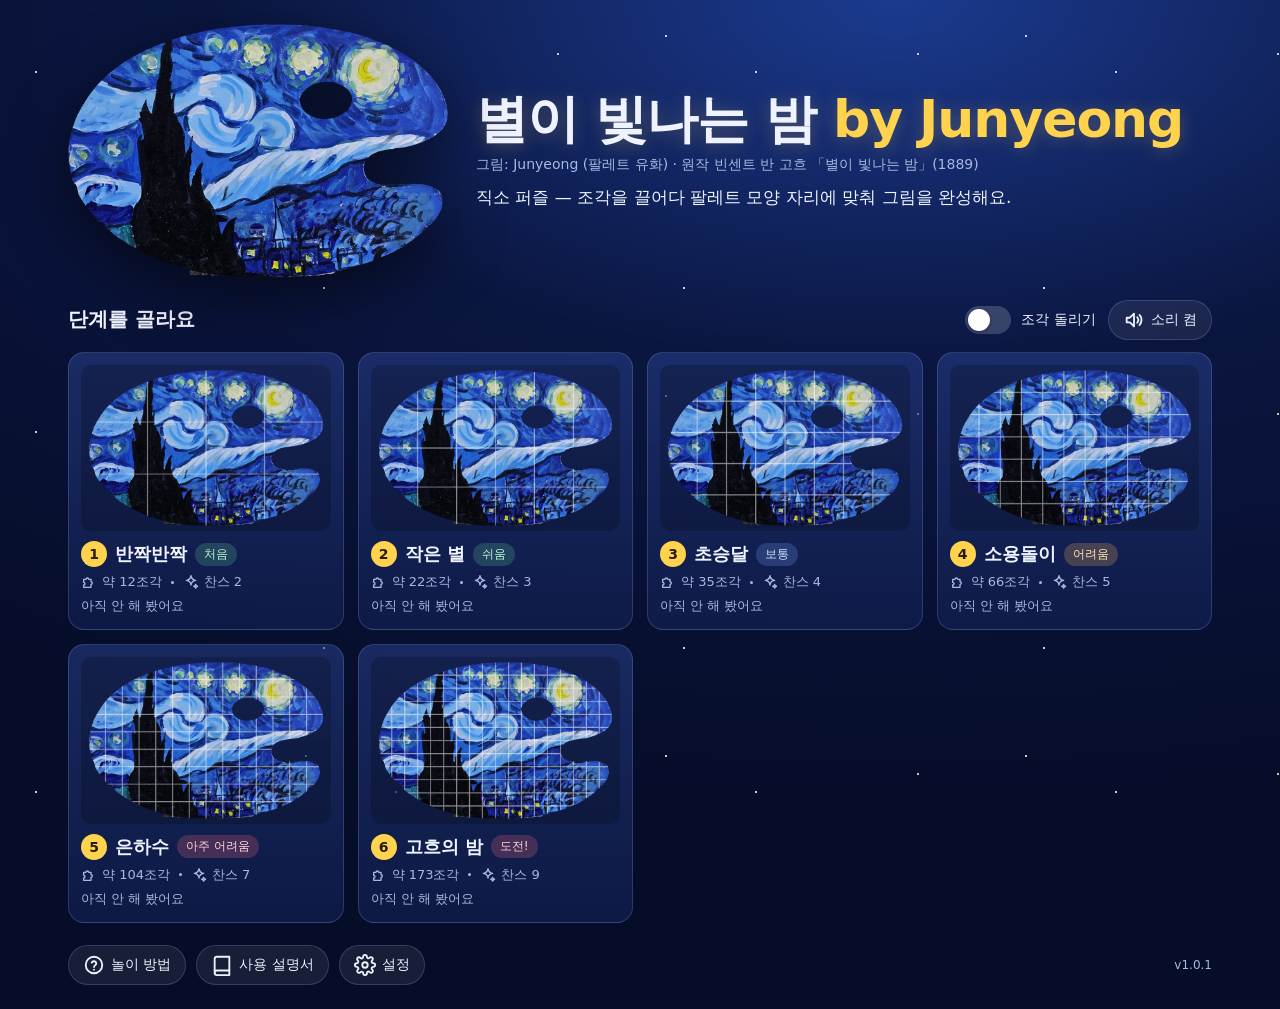
<file: index.html>
<!doctype html>
<html lang="ko">
<head>
  <meta charset="utf-8">
  <meta name="viewport" content="width=device-width, initial-scale=1, viewport-fit=cover">
  <meta name="theme-color" content="#0b1640">
  <meta name="color-scheme" content="dark">
  <meta name="description" content="Junyeong 이 팔레트에 그린 「별이 빛나는 밤」으로 만든 직소 퍼즐 게임 — 6단계 난이도, 찬스, 완성 축하.">
  <meta name="apple-mobile-web-app-capable" content="yes">
  <meta name="mobile-web-app-capable" content="yes">
  <meta name="apple-mobile-web-app-status-bar-style" content="black-translucent">
  <meta name="apple-mobile-web-app-title" content="별밤 퍼즐">
  <meta name="format-detection" content="telephone=no">
  <title>별이 빛나는 밤 by Junyeong</title>
  <!-- PWA 매니페스트는 웹 주소로 열었을 때만(file:// 에서는 브라우저가 막아 오류만 남김) -->
  <script data-pwa>if (/^https?:$/.test(location.protocol)) { var l = document.createElement('link'); l.rel = 'manifest'; l.href = 'manifest.webmanifest'; document.head.appendChild(l); }</script>
  <link rel="icon" type="image/png" sizes="192x192" href="assets/icon-192.png">
  <link rel="apple-touch-icon" href="assets/apple-touch-icon.png">
  <link rel="stylesheet" href="css/style.css">
</head>
<body>
  <!-- 아이콘 묶음: 모든 OS 에서 똑같이 보이도록 이모지 대신 SVG -->
  <svg width="0" height="0" style="position:absolute" aria-hidden="true">
    <defs>
      <symbol id="i-home" viewBox="0 0 24 24"><path d="M3 11.5 12 4l9 7.5"/><path d="M5.5 10v9.5h5v-5h3v5h5V10"/></symbol>
      <symbol id="i-close" viewBox="0 0 24 24"><path d="M6 6l12 12M18 6 6 18"/></symbol>
      <symbol id="i-image" viewBox="0 0 24 24"><rect x="3" y="4.5" width="18" height="15" rx="2.5"/><circle cx="9" cy="10" r="1.8"/><path d="m4 18 5.5-5 4 3.5 2.5-2 4 3.5"/></symbol>
      <symbol id="i-ghost" viewBox="0 0 24 24"><rect x="3.5" y="3.5" width="12" height="12" rx="2"/><rect x="8.5" y="8.5" width="12" height="12" rx="2" stroke-dasharray="2.5 2.5"/></symbol>
      <symbol id="i-tidy" viewBox="0 0 24 24"><rect x="3.5" y="3.5" width="7" height="7" rx="1.5"/><rect x="13.5" y="3.5" width="7" height="7" rx="1.5"/><rect x="3.5" y="13.5" width="7" height="7" rx="1.5"/><rect x="13.5" y="13.5" width="7" height="7" rx="1.5"/></symbol>
      <symbol id="i-fit" viewBox="0 0 24 24"><path d="M4 9V4h5M20 9V4h-5M4 15v5h5M20 15v5h-5"/><circle cx="12" cy="12" r="2.5"/></symbol>
      <symbol id="i-spark" viewBox="0 0 24 24"><path d="M12 2.5c.6 4.6 2.4 6.4 7 7-4.6.6-6.4 2.4-7 7-.6-4.6-2.4-6.4-7-7 4.6-.6 6.4-2.4 7-7Z"/><path d="M19 15.5c.25 1.9 1 2.65 2.9 2.9-1.9.25-2.65 1-2.9 2.9-.25-1.9-1-2.65-2.9-2.9 1.9-.25 2.65-1 2.9-2.9Z"/></symbol>
      <symbol id="i-sound" viewBox="0 0 24 24"><path d="M4 9.5v5h3.5L12 19V5L7.5 9.5Z"/><path d="M15.5 9a4.5 4.5 0 0 1 0 6M18 6.5a8 8 0 0 1 0 11"/></symbol>
      <symbol id="i-mute" viewBox="0 0 24 24"><path d="M4 9.5v5h3.5L12 19V5L7.5 9.5Z"/><path d="m16 9.5 5 5M21 9.5l-5 5"/></symbol>
      <symbol id="i-full" viewBox="0 0 24 24"><path d="M4 9V4h5M15 4h5v5M20 15v5h-5M9 20H4v-5"/></symbol>
      <symbol id="i-full-exit" viewBox="0 0 24 24"><path d="M9 4v5H4M20 9h-5V4M15 20v-5h5M4 15h5v5"/></symbol>
      <symbol id="i-help" viewBox="0 0 24 24"><circle cx="12" cy="12" r="9"/><path d="M9.5 9.5a2.6 2.6 0 0 1 5 .9c0 1.8-2.5 2.2-2.5 3.8"/><path d="M12 17.2v.1"/></symbol>
      <symbol id="i-star" viewBox="0 0 24 24"><path d="m12 3 2.7 5.6 6.1.8-4.5 4.2 1.1 6.1L12 16.8l-5.4 2.9 1.1-6.1-4.5-4.2 6.1-.8Z"/></symbol>
      <symbol id="i-gift" viewBox="0 0 24 24"><rect x="3.5" y="8.5" width="17" height="4" rx="1"/><path d="M5 12.5v8h14v-8M12 8.5v12M12 8.5C10 4 6.5 4.5 7 7c.3 1.4 2.8 1.5 5 1.5ZM12 8.5c2-4.5 5.5-4 5-1.5-.3 1.4-2.8 1.5-5 1.5Z"/></symbol>
      <symbol id="i-info" viewBox="0 0 24 24"><circle cx="12" cy="12" r="9"/><path d="M12 11v6M12 7.5v.1"/></symbol>
      <symbol id="i-gear" viewBox="0 0 24 24"><circle cx="12" cy="12" r="3"/><path d="M19.4 15a1.7 1.7 0 0 0 .3 1.8l.1.1a2 2 0 1 1-2.8 2.8l-.1-.1a1.7 1.7 0 0 0-1.8-.3 1.7 1.7 0 0 0-1 1.5V21a2 2 0 1 1-4 0v-.1a1.7 1.7 0 0 0-1.1-1.5 1.7 1.7 0 0 0-1.8.3l-.1.1a2 2 0 1 1-2.8-2.8l.1-.1a1.7 1.7 0 0 0 .3-1.8 1.7 1.7 0 0 0-1.5-1H3a2 2 0 1 1 0-4h.1a1.7 1.7 0 0 0 1.5-1.1 1.7 1.7 0 0 0-.3-1.8l-.1-.1a2 2 0 1 1 2.8-2.8l.1.1a1.7 1.7 0 0 0 1.8.3H9a1.7 1.7 0 0 0 1-1.5V3a2 2 0 1 1 4 0v.1a1.7 1.7 0 0 0 1 1.5 1.7 1.7 0 0 0 1.8-.3l.1-.1a2 2 0 1 1 2.8 2.8l-.1.1a1.7 1.7 0 0 0-.3 1.8V9a1.7 1.7 0 0 0 1.5 1H21a2 2 0 1 1 0 4h-.1a1.7 1.7 0 0 0-1.5 1Z"/></symbol>
      <symbol id="i-play" viewBox="0 0 24 24"><path d="M8 5.5v13l10.5-6.5Z"/></symbol>
      <symbol id="i-restart" viewBox="0 0 24 24"><path d="M4 12a8 8 0 1 0 2.4-5.7"/><path d="M4 4.5v4.5h4.5"/></symbol>
      <symbol id="i-next" viewBox="0 0 24 24"><path d="M5 12h13M13 6.5l5.5 5.5-5.5 5.5"/></symbol>
      <symbol id="i-download" viewBox="0 0 24 24"><path d="M12 4v11M7 10.5l5 5 5-5M5 19.5h14"/></symbol>
      <symbol id="i-rotate" viewBox="0 0 24 24"><path d="M20 12a8 8 0 1 1-2.4-5.7"/><path d="M20 4.5v4.5h-4.5"/><rect x="9" y="9" width="6" height="6" rx="1"/></symbol>
      <symbol id="i-clock" viewBox="0 0 24 24"><circle cx="12" cy="12" r="8.5"/><path d="M12 7.5V12l3 2"/></symbol>
      <symbol id="i-puzzle" viewBox="0 0 24 24"><path d="M4 8h3.5a2 2 0 1 1 4 0H15v3.5a2 2 0 1 1 0 4V20H4v-3.5a2 2 0 1 0 0-4Z"/></symbol>
      <symbol id="i-book" viewBox="0 0 24 24"><path d="M4 5.5A2.5 2.5 0 0 1 6.5 3H20v15H6.5A2.5 2.5 0 0 0 4 20.5Z"/><path d="M4 20.5A2.5 2.5 0 0 0 6.5 23H20v-5"/></symbol>
      <symbol id="i-eye" viewBox="0 0 24 24"><path d="M2.5 12S6 5.5 12 5.5 21.5 12 21.5 12 18 18.5 12 18.5 2.5 12 2.5 12Z"/><circle cx="12" cy="12" r="3"/></symbol>
      <symbol id="i-zoom-in" viewBox="0 0 24 24"><circle cx="10.5" cy="10.5" r="6.5"/><path d="m15.5 15.5 5 5M10.5 7.5v6M7.5 10.5h6"/></symbol>
      <symbol id="i-zoom-out" viewBox="0 0 24 24"><circle cx="10.5" cy="10.5" r="6.5"/><path d="m15.5 15.5 5 5M7.5 10.5h6"/></symbol>
    </defs>
  </svg>

  <!-- ===================== 시작 화면 ===================== -->
  <main id="home" class="screen">
    <div class="sky" aria-hidden="true"></div>
    <div class="home-inner">
      <header class="hero">
        <div class="hero-art"><img id="heroImg" src="assets/painting-thumb.webp" alt="팔레트 모양 나무판에 유화로 그린 별이 빛나는 밤" width="600" height="401"></div>
        <div class="hero-text">
          <h1 id="titleText">별이 빛나는 밤 <span class="h1-sub">by Junyeong</span></h1>
          <p class="credit" id="credit"></p>
          <p class="lead">직소 퍼즐 — 조각을 끌어다 팔레트 모양 자리에 맞춰 그림을 완성해요.</p>
        </div>
      </header>

      <section class="levels-wrap" aria-labelledby="lvTitle">
        <div class="section-head">
          <h2 id="lvTitle">단계를 골라요</h2>
          <div class="home-opts">
            <label class="switch" title="켜면 조각이 돌아간 채로 섞여요. 조각을 톡 치면 90°씩 돌아가요.">
              <input type="checkbox" id="optRotate"><span class="track" aria-hidden="true"></span><span class="sw-label">조각 돌리기</span>
            </label>
            <button type="button" class="chip" id="homeSound" aria-pressed="true" title="소리 켜기/끄기"></button>
          </div>
        </div>
        <div id="levels" class="levels"></div>
      </section>

      <footer class="home-foot">
        <button type="button" class="chip" id="homeHelp"><svg class="ico" aria-hidden="true"><use href="#i-help"/></svg><span>놀이 방법</span></button>
        <a class="chip" id="guideLink" href="docs/user-guide.html" target="_blank" rel="noopener"><svg class="ico" aria-hidden="true"><use href="#i-book"/></svg><span>사용 설명서</span></a>
        <button type="button" class="chip" id="homeSettings"><svg class="ico" aria-hidden="true"><use href="#i-gear"/></svg><span>설정</span></button>
        <span class="ver" id="ver"></span>
      </footer>
    </div>
  </main>

  <!-- ===================== 게임 화면 ===================== -->
  <main id="play" class="screen" hidden>
    <header class="toolbar" role="toolbar" aria-label="게임 도구">
      <div class="tb-scroll">
        <button type="button" class="tb" id="btnHome" title="처음 화면 (진행은 자동 저장)"><svg class="ico" aria-hidden="true"><use href="#i-home"/></svg><span class="lbl">처음</span></button>
        <div class="tb-info" id="levelInfo" aria-live="off">
          <span class="lv-name" id="lvName"></span>
          <span class="time" title="걸린 시간"><svg class="ico sm" aria-hidden="true"><use href="#i-clock"/></svg><span id="timeText">0:00</span></span>
          <span class="prog" title="맞춘 조각 / 전체 조각"><span id="progText">0/0</span><span class="prog-bar"><span id="progBar"></span></span></span>
        </div>
        <span class="tb-gap"></span>
        <button type="button" class="tb" id="btnPreview" aria-pressed="false" title="완성 그림 미리보기 (P)"><svg class="ico" aria-hidden="true"><use href="#i-image"/></svg><span class="lbl">미리보기</span></button>
        <button type="button" class="tb" id="btnGhost" aria-pressed="false" title="판에 흐린 밑그림 보이기: 끔 → 연하게 → 진하게 (G)"><svg class="ico" aria-hidden="true"><use href="#i-ghost"/></svg><span class="lbl" id="ghostLbl">밑그림</span><span class="dots" id="ghostDots" aria-hidden="true"><i></i><i></i></span></button>
        <button type="button" class="tb" id="btnTidy" title="흩어진 조각 정리: 테두리 조각 먼저, 비슷한 색끼리 (T)"><svg class="ico" aria-hidden="true"><use href="#i-tidy"/></svg><span class="lbl">정리</span></button>
        <button type="button" class="tb" id="btnRotate" hidden title="고른 조각 돌리기 (R) — 조각을 톡 쳐도 돌아가요"><svg class="ico" aria-hidden="true"><use href="#i-rotate"/></svg><span class="lbl">돌리기</span></button>
        <button type="button" class="tb" id="btnFit" title="판 전체 보기 (F) · 확대는 두 손가락/휠"><svg class="ico" aria-hidden="true"><use href="#i-fit"/></svg><span class="lbl">전체</span></button>
        <button type="button" class="tb chance" id="btnChance" title="찬스: 고른 조각(없으면 알맞은 조각)을 제자리로 보내요 (C)"><svg class="ico" aria-hidden="true"><use href="#i-spark"/></svg><span class="lbl">찬스</span><span class="badge" id="chanceBadge">0</span></button>
        <button type="button" class="tb" id="btnSound" aria-pressed="true" title="소리 켜기/끄기 (M)"><svg class="ico" aria-hidden="true"><use href="#i-sound"/></svg></button>
        <button type="button" class="tb" id="btnFull" hidden title="전체 화면"><svg class="ico" aria-hidden="true"><use href="#i-full"/></svg></button>
        <button type="button" class="tb" id="btnHelp" title="놀이 방법 (?)"><svg class="ico" aria-hidden="true"><use href="#i-help"/></svg></button>
      </div>
    </header>
    <div class="stage" id="stage">
      <canvas id="board" aria-label="퍼즐 판. 조각을 끌어서 팔레트 모양 자리에 맞추세요."></canvas>
      <div id="toasts" class="toasts" aria-live="polite"></div>
      <div class="zoom-ctl" aria-label="확대·축소">
        <button type="button" class="zc" id="zoomIn" title="확대 (+)" aria-label="확대"><svg class="ico" aria-hidden="true"><use href="#i-zoom-in"/></svg></button>
        <button type="button" class="zc" id="zoomOut" title="축소 (-)" aria-label="축소"><svg class="ico" aria-hidden="true"><use href="#i-zoom-out"/></svg></button>
        <button type="button" class="zc only-narrow" id="zoomFit" title="판 전체 보기" aria-label="판 전체 보기"><svg class="ico" aria-hidden="true"><use href="#i-fit"/></svg></button>
      </div>
      <!-- 좁은 화면(휴대폰 세로)에서만: 엄지가 닿는 큰 찬스 버튼 -->
      <button type="button" class="fab-chance only-narrow" id="fabChance" title="찬스: 고른 조각(없으면 알맞은 조각)을 제자리로" aria-label="찬스"><svg class="ico" aria-hidden="true"><use href="#i-spark"/></svg><span class="badge" id="fabBadge">0</span></button>
      <div id="loading" class="loading" hidden>
        <div class="load-card">
          <div class="spinner" aria-hidden="true"></div>
          <p>그림을 조각조각 자르는 중…</p>
          <div class="load-bar"><span id="loadBar"></span></div>
        </div>
      </div>
    </div>
  </main>

  <div id="windows"></div>

  <noscript><p class="noscript">이 게임은 자바스크립트가 필요해요. 브라우저 설정에서 자바스크립트를 켜 주세요.</p></noscript>

  <script src="js/board-data.js"></script>
  <script src="js/util.js"></script>
  <script src="js/config.js"></script>
  <script src="js/sound.js"></script>
  <script src="js/jigsaw.js"></script>
  <script src="js/pieces.js"></script>
  <script src="js/fx.js"></script>
  <script src="js/game.js"></script>
  <script src="js/windows.js"></script>
  <script src="js/app.js"></script>
</body>
</html>
</file>
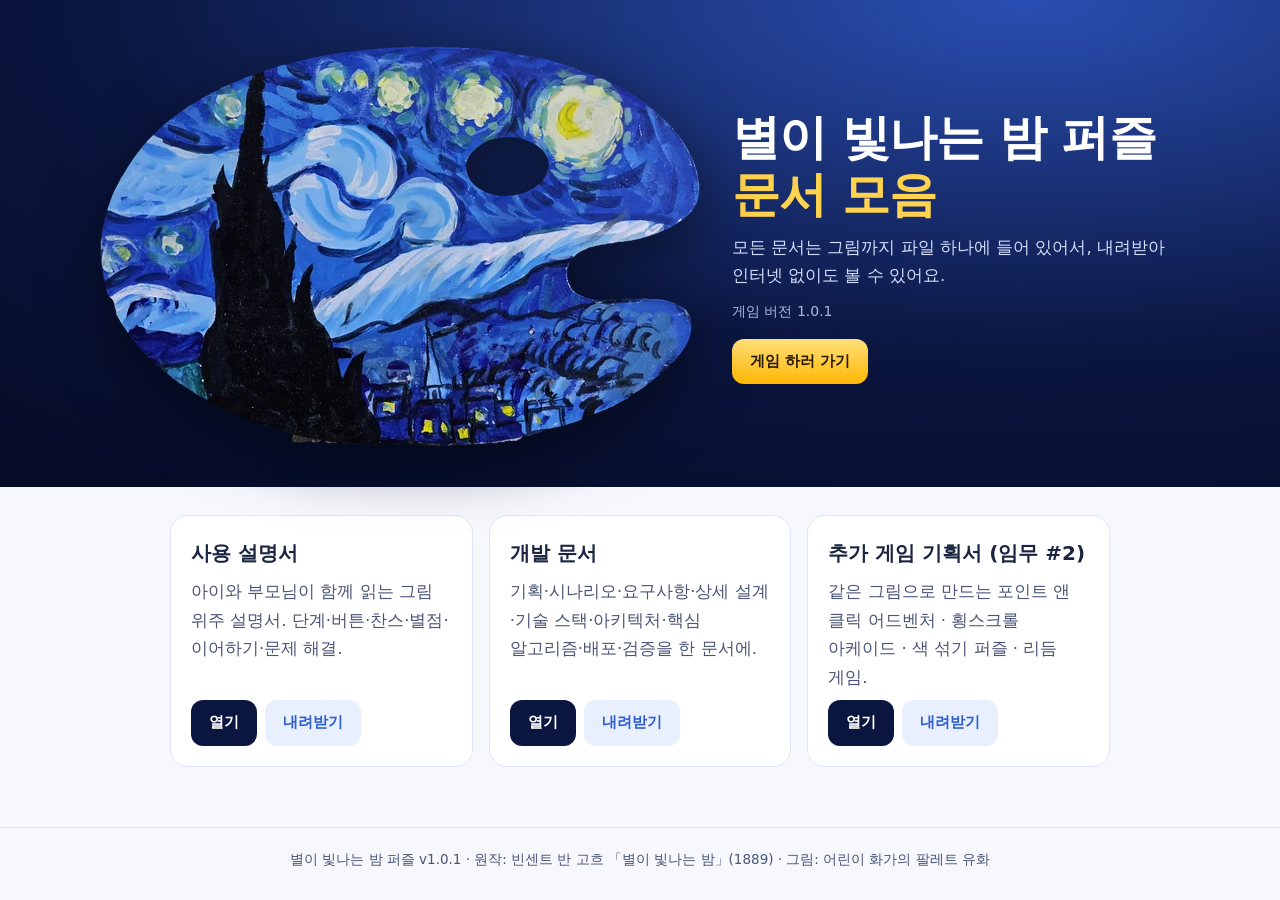
<file: docs/index.html>
<!doctype html>
<html lang="ko">
<head>
<meta charset="utf-8">
<meta name="viewport" content="width=device-width, initial-scale=1">
<title>문서 모음 — 별이 빛나는 밤 퍼즐</title>
<link rel="icon" href="data:image/svg+xml,%3Csvg xmlns=%27http://www.w3.org/2000/svg%27 viewBox=%270 0 24 24%27%3E%3Crect width=%2724%27 height=%2724%27 rx=%276%27 fill=%27%230b1640%27/%3E%3Cpath d=%27m12 3 2.7 5.6 6.1.8-4.5 4.2 1.1 6.1L12 16.8l-5.4 2.9 1.1-6.1-4.5-4.2 6.1-.8Z%27 fill=%27%23ffd34d%27/%3E%3C/svg%3E">
<style>
/* 문서 공통 스타일 — 빌드 때 각 문서 안에 그대로 들어간다(단독 HTML) */
:root {
  --ink: #1b2440; --ink-2: #4a5577; --line: #dfe5f3; --bg: #f6f8fd; --card: #ffffff;
  --navy: #0b1640; --blue: #2f5fd0; --blue-2: #e8efff; --gold: #f5b700; --gold-2: #fff4cc;
  --green: #1e9e6a; --green-2: #e2f6ec; --red: #d33a4c; --red-2: #fde8eb;
  --font: system-ui, -apple-system, "Apple SD Gothic Neo", "Malgun Gothic", "Noto Sans KR", "Segoe UI", Roboto, sans-serif;
  --mono: ui-monospace, SFMono-Regular, Menlo, Consolas, "D2Coding", monospace;
}
* { box-sizing: border-box; }
html { scroll-behavior: auto; }
body { margin: 0; font-family: var(--font); color: var(--ink); background: var(--bg); line-height: 1.72; font-size: 16.5px; word-break: keep-all; overflow-wrap: anywhere; -webkit-text-size-adjust: 100%; }
a { color: var(--blue); }
img { max-width: 100%; height: auto; }
code, pre, kbd { font-family: var(--mono); }
code { background: #eef2fb; padding: 1px 6px; border-radius: 6px; font-size: 0.92em; }
kbd { display: inline-block; min-width: 1.6em; text-align: center; padding: 1px 7px; border: 1px solid #c8d1e8; border-bottom-width: 3px; border-radius: 7px; background: #fff; font-size: 0.86em; }
pre { background: #0f1733; color: #e6ecff; padding: 16px 18px; border-radius: 14px; overflow: auto; font-size: 13.5px; line-height: 1.6; }
pre code { background: none; padding: 0; color: inherit; font-size: inherit; }
pre .c { color: #8fa3d8; } pre .k { color: #ffcf5a; } pre .s { color: #9be29b; }

.cover { background: radial-gradient(120% 120% at 80% 0%, #2a4fb3 0%, #0b1640 60%, #060d29 100%); color: #fff; padding: 46px 22px 40px; }
.cover-in { max-width: 1080px; margin: 0 auto; display: flex; gap: 32px; align-items: center; flex-wrap: wrap; }
.cover-art { flex: 0 1 360px; filter: drop-shadow(0 18px 30px rgba(0,0,0,.5)); }
.cover-text { flex: 1 1 340px; }
.cover h1 { font-size: clamp(30px, 5vw, 48px); line-height: 1.2; margin: 0 0 10px; letter-spacing: -0.02em; }
.cover h1 em { font-style: normal; color: #ffd34d; }
.cover p { margin: 0 0 8px; color: #d3defc; }
.cover .meta { font-size: 14px; color: #a9b8e0; }
.cover .actions { display: flex; gap: 10px; flex-wrap: wrap; margin-top: 16px; }
.btn { display: inline-flex; align-items: center; gap: 8px; padding: 10px 18px; border-radius: 12px; font-weight: 700; text-decoration: none; border: 0; cursor: pointer; font-size: 15px; font-family: inherit; }
.btn.gold { background: linear-gradient(180deg, #ffe07a, #ffb703); color: #2a1a00; }
.btn.line { background: rgba(255,255,255,.12); color: #fff; border: 1px solid rgba(255,255,255,.3); }

.layout { max-width: 1180px; margin: 0 auto; padding: 26px 20px 60px; display: grid; grid-template-columns: 240px minmax(0, 1fr); gap: 34px; }
nav.toc { position: sticky; top: 16px; align-self: start; max-height: calc(100vh - 32px); overflow: auto; font-size: 14px; background: var(--card); border: 1px solid var(--line); border-radius: 14px; padding: 14px 12px; }
nav.toc b { display: block; margin: 0 6px 6px; font-size: 13px; color: var(--ink-2); }
nav.toc a { display: block; padding: 5px 8px; border-radius: 8px; color: var(--ink); text-decoration: none; line-height: 1.4; }
nav.toc a:hover { background: var(--blue-2); }
nav.toc a.sub { padding-left: 20px; font-size: 13px; color: var(--ink-2); }
main { min-width: 0; }
@media (max-width: 900px) { .layout { grid-template-columns: 1fr; } nav.toc { position: static; max-height: none; } }

section { margin: 0 0 40px; }
h2 { font-size: 26px; margin: 8px 0 14px; padding-bottom: 8px; border-bottom: 2px solid var(--line); scroll-margin-top: 12px; }
h2 .n { display: inline-grid; place-items: center; width: 34px; height: 34px; border-radius: 10px; background: var(--navy); color: #ffd34d; font-size: 17px; margin-right: 10px; vertical-align: 3px; }
h3 { font-size: 20px; margin: 26px 0 10px; scroll-margin-top: 12px; }
h4 { font-size: 16.5px; margin: 18px 0 6px; }
p { margin: 0 0 12px; }
ul, ol { padding-left: 22px; margin: 0 0 12px; }
li { margin: 3px 0; }

figure { margin: 14px 0 22px; background: var(--card); border: 1px solid var(--line); border-radius: 16px; padding: 10px; }
figure img, figure svg { display: block; width: 100%; border-radius: 10px; }
figcaption { font-size: 14px; color: var(--ink-2); padding: 8px 6px 2px; }
.fig-row { display: grid; grid-template-columns: repeat(auto-fit, minmax(240px, 1fr)); gap: 14px; }
.fig-row figure { margin: 0; }
.phone-fig { max-width: 300px; margin-left: auto; margin-right: auto; }

.cards { display: grid; grid-template-columns: repeat(auto-fit, minmax(220px, 1fr)); gap: 14px; margin: 12px 0 20px; }
.card { background: var(--card); border: 1px solid var(--line); border-radius: 16px; padding: 16px; }
.card h4 { margin-top: 0; }
.step-n { display: inline-grid; place-items: center; width: 30px; height: 30px; border-radius: 50%; background: var(--gold); color: #2a1a00; font-weight: 800; margin-bottom: 6px; }

.note, .tip, .warn { border-radius: 14px; padding: 12px 16px; margin: 12px 0 18px; border: 1px solid; }
.note { background: var(--blue-2); border-color: #c9d8ff; }
.tip { background: var(--green-2); border-color: #b8e8cf; }
.warn { background: var(--red-2); border-color: #f6c2c9; }
.note b:first-child, .tip b:first-child, .warn b:first-child { margin-right: 4px; }

table { width: 100%; border-collapse: separate; border-spacing: 0; margin: 10px 0 20px; background: var(--card); border: 1px solid var(--line); border-radius: 14px; overflow: hidden; font-size: 15px; }
th, td { padding: 10px 12px; text-align: left; vertical-align: top; border-bottom: 1px solid var(--line); }
th { background: #eef2fb; font-size: 14px; color: var(--ink-2); white-space: nowrap; }
tr:last-child td { border-bottom: 0; }
.tbl-wrap { overflow-x: auto; }
td.ic { width: 54px; }
.ico { width: 26px; height: 26px; fill: none; stroke: currentColor; stroke-width: 2; stroke-linecap: round; stroke-linejoin: round; }
.ib { display: inline-grid; place-items: center; width: 40px; height: 40px; border-radius: 12px; background: var(--navy); color: #fff; }
.ib.gold { background: linear-gradient(180deg, #ffe07a, #ffb703); color: #2a1a00; }
.ib.round { border-radius: 50%; }
.pill { display: inline-block; padding: 1px 10px; border-radius: 999px; font-size: 13px; font-weight: 700; background: var(--blue-2); color: var(--blue); }
.pill.g { background: var(--green-2); color: var(--green); }
.pill.r { background: var(--red-2); color: var(--red); }
.pill.y { background: var(--gold-2); color: #8a6300; }
.stars { color: var(--gold); letter-spacing: 2px; }

.diagram { background: var(--card); border: 1px solid var(--line); border-radius: 16px; padding: 12px; margin: 14px 0 22px; overflow-x: auto; }
.diagram svg { display: block; min-width: 640px; width: 100%; height: auto; }
.diagram svg text { font-family: var(--font); }

.tldr { background: var(--navy); color: #e8eeff; border-radius: 18px; padding: 18px 22px; margin: 0 0 30px; }
.tldr h3 { margin: 0 0 8px; color: #ffd34d; }
.tldr ul { margin: 0; }
.tldr code { background: rgba(255,255,255,.12); color: #fff; }

.kv { display: grid; grid-template-columns: max-content 1fr; gap: 6px 16px; }
.kv dt { font-weight: 700; color: var(--ink-2); }
.kv dd { margin: 0; }

footer.doc-foot { text-align: center; color: var(--ink-2); font-size: 13.5px; padding: 20px; border-top: 1px solid var(--line); }

@media print {
  body { background: #fff; font-size: 12pt; }
  nav.toc, .cover .actions { display: none; }
  .layout { display: block; padding: 0; }
  .cover { background: #0b1640 !important; -webkit-print-color-adjust: exact; print-color-adjust: exact; }
  section, figure, table, .card { break-inside: avoid; }
  pre { white-space: pre-wrap; }
}

</style>
<style>
  .hub { max-width: 980px; margin: 0 auto; padding: 28px 20px 60px; }
  .doc-cards { display: grid; grid-template-columns: repeat(auto-fit, minmax(260px, 1fr)); gap: 16px; }
  .doc-card { background: #fff; border: 1px solid var(--line); border-radius: 18px; padding: 20px; display: flex; flex-direction: column; gap: 8px; }
  .doc-card h3 { margin: 0; }
  .doc-card p { flex: 1; color: var(--ink-2); margin: 0; }
  .doc-card .row { display: flex; gap: 8px; flex-wrap: wrap; }
  .btn.blue { background: var(--navy); color: #fff; }
  .btn.ghost { background: var(--blue-2); color: var(--blue); }
</style>
</head>
<body>
<header class="cover">
  <div class="cover-in">
    <img class="cover-art" src="[data-uri]" alt="별이 빛나는 밤 팔레트 그림" width="600" height="401">
    <div class="cover-text">
      <h1>별이 빛나는 밤 퍼즐<br><em>문서 모음</em></h1>
      <p>모든 문서는 그림까지 파일 하나에 들어 있어서, 내려받아 인터넷 없이도 볼 수 있어요.</p>
      <p class="meta">게임 버전 1.0.1</p>
      <div class="actions"><a class="btn gold" href="../index.html">게임 하러 가기</a></div>
    </div>
  </div>
</header>
<div class="hub">
  <div class="doc-cards">
    <div class="doc-card">
      <h3>사용 설명서</h3>
      <p>아이와 부모님이 함께 읽는 그림 위주 설명서. 단계·버튼·찬스·별점·이어하기·문제 해결.</p>
      <div class="row"><a class="btn blue" href="user-guide.html">열기</a><a class="btn ghost" href="user-guide.html" download="별이빛나는밤퍼즐-사용설명서.html">내려받기</a></div>
    </div>
    <div class="doc-card">
      <h3>개발 문서</h3>
      <p>기획·시나리오·요구사항·상세 설계·기술 스택·아키텍처·핵심 알고리즘·배포·검증을 한 문서에.</p>
      <div class="row"><a class="btn blue" href="dev-design.html">열기</a><a class="btn ghost" href="dev-design.html" download="별이빛나는밤퍼즐-개발문서.html">내려받기</a></div>
    </div>
    <div class="doc-card">
      <h3>추가 게임 기획서 (임무 #2)</h3>
      <p>같은 그림으로 만드는 포인트 앤 클릭 어드벤처 · 횡스크롤 아케이드 · 색 섞기 퍼즐 · 리듬 게임.</p>
      <div class="row"><a class="btn blue" href="game-concepts.html">열기</a><a class="btn ghost" href="game-concepts.html" download="별이빛나는밤-추가게임기획서.html">내려받기</a></div>
    </div>
  </div>
</div>
<footer class="doc-foot">별이 빛나는 밤 퍼즐 v1.0.1 · 원작: 빈센트 반 고흐 「별이 빛나는 밤」(1889) · 그림: 어린이 화가의 팔레트 유화</footer>
</body>
</html>
</file>
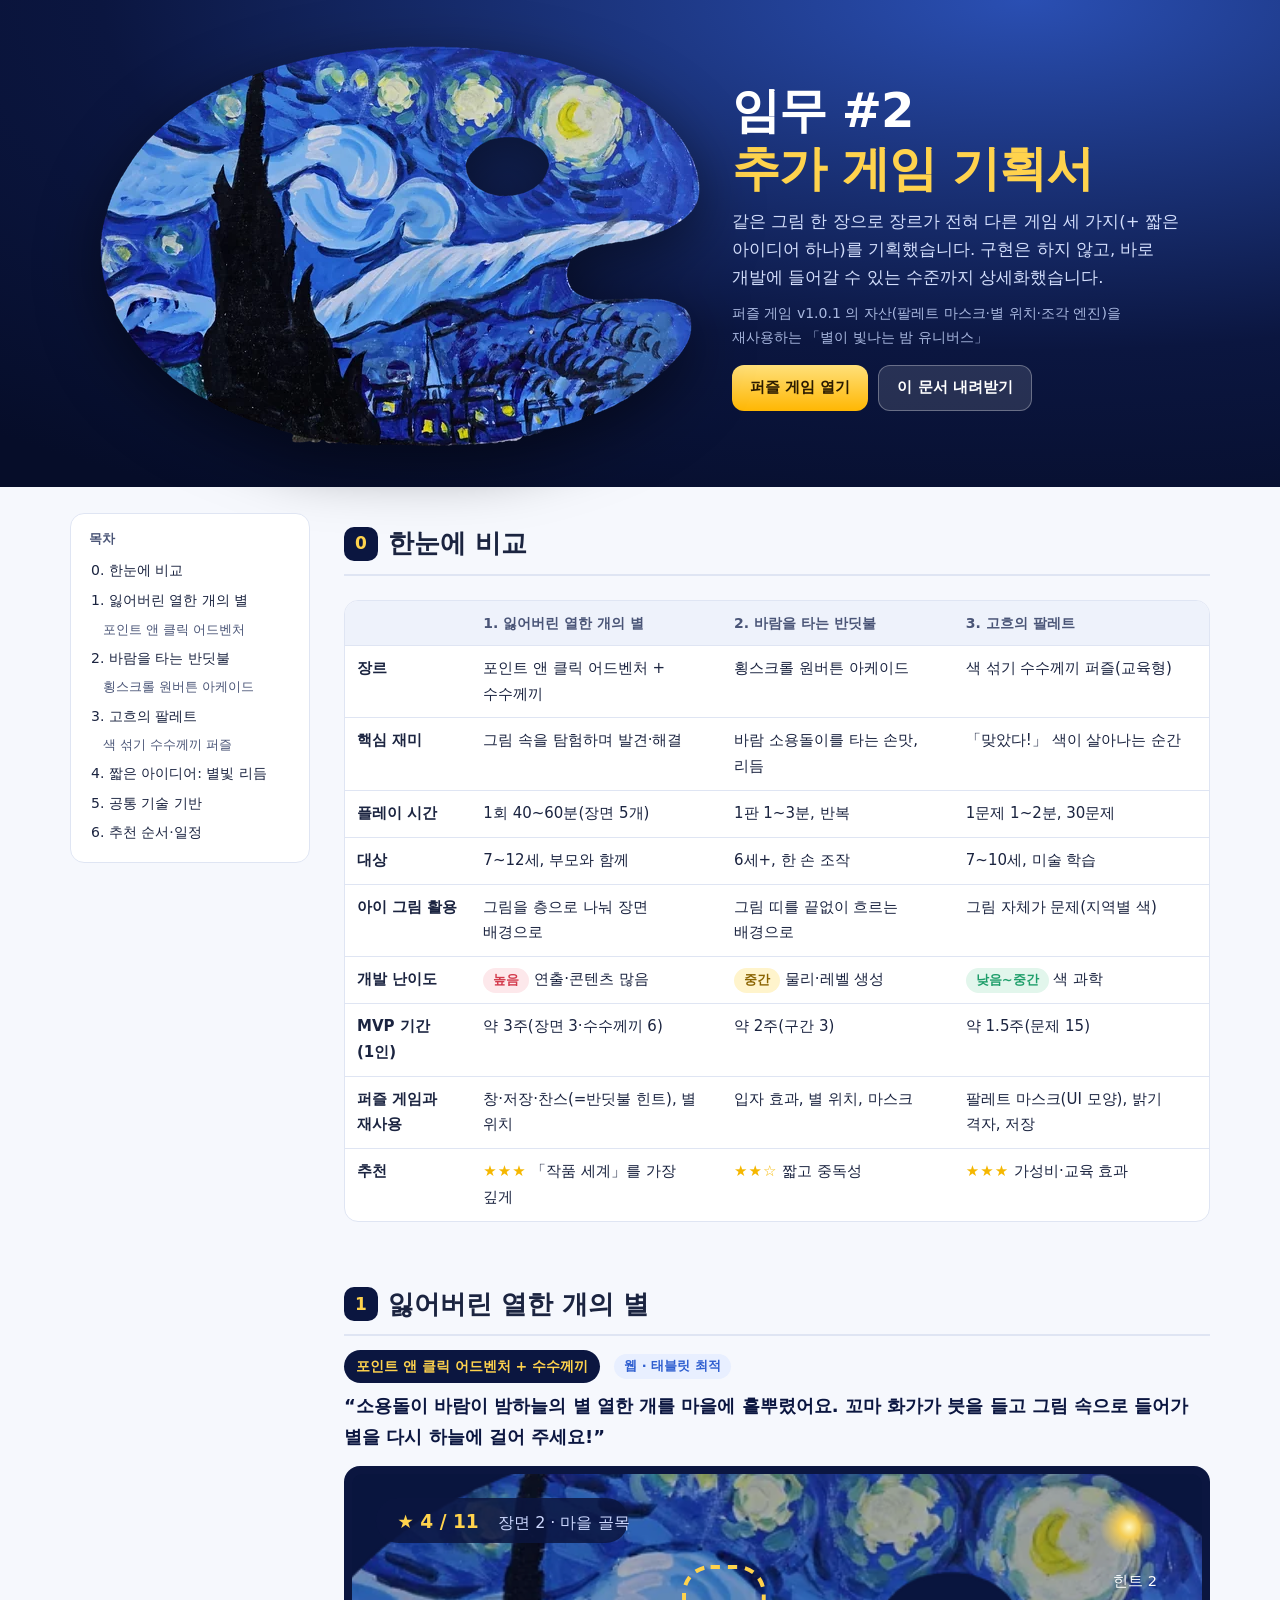
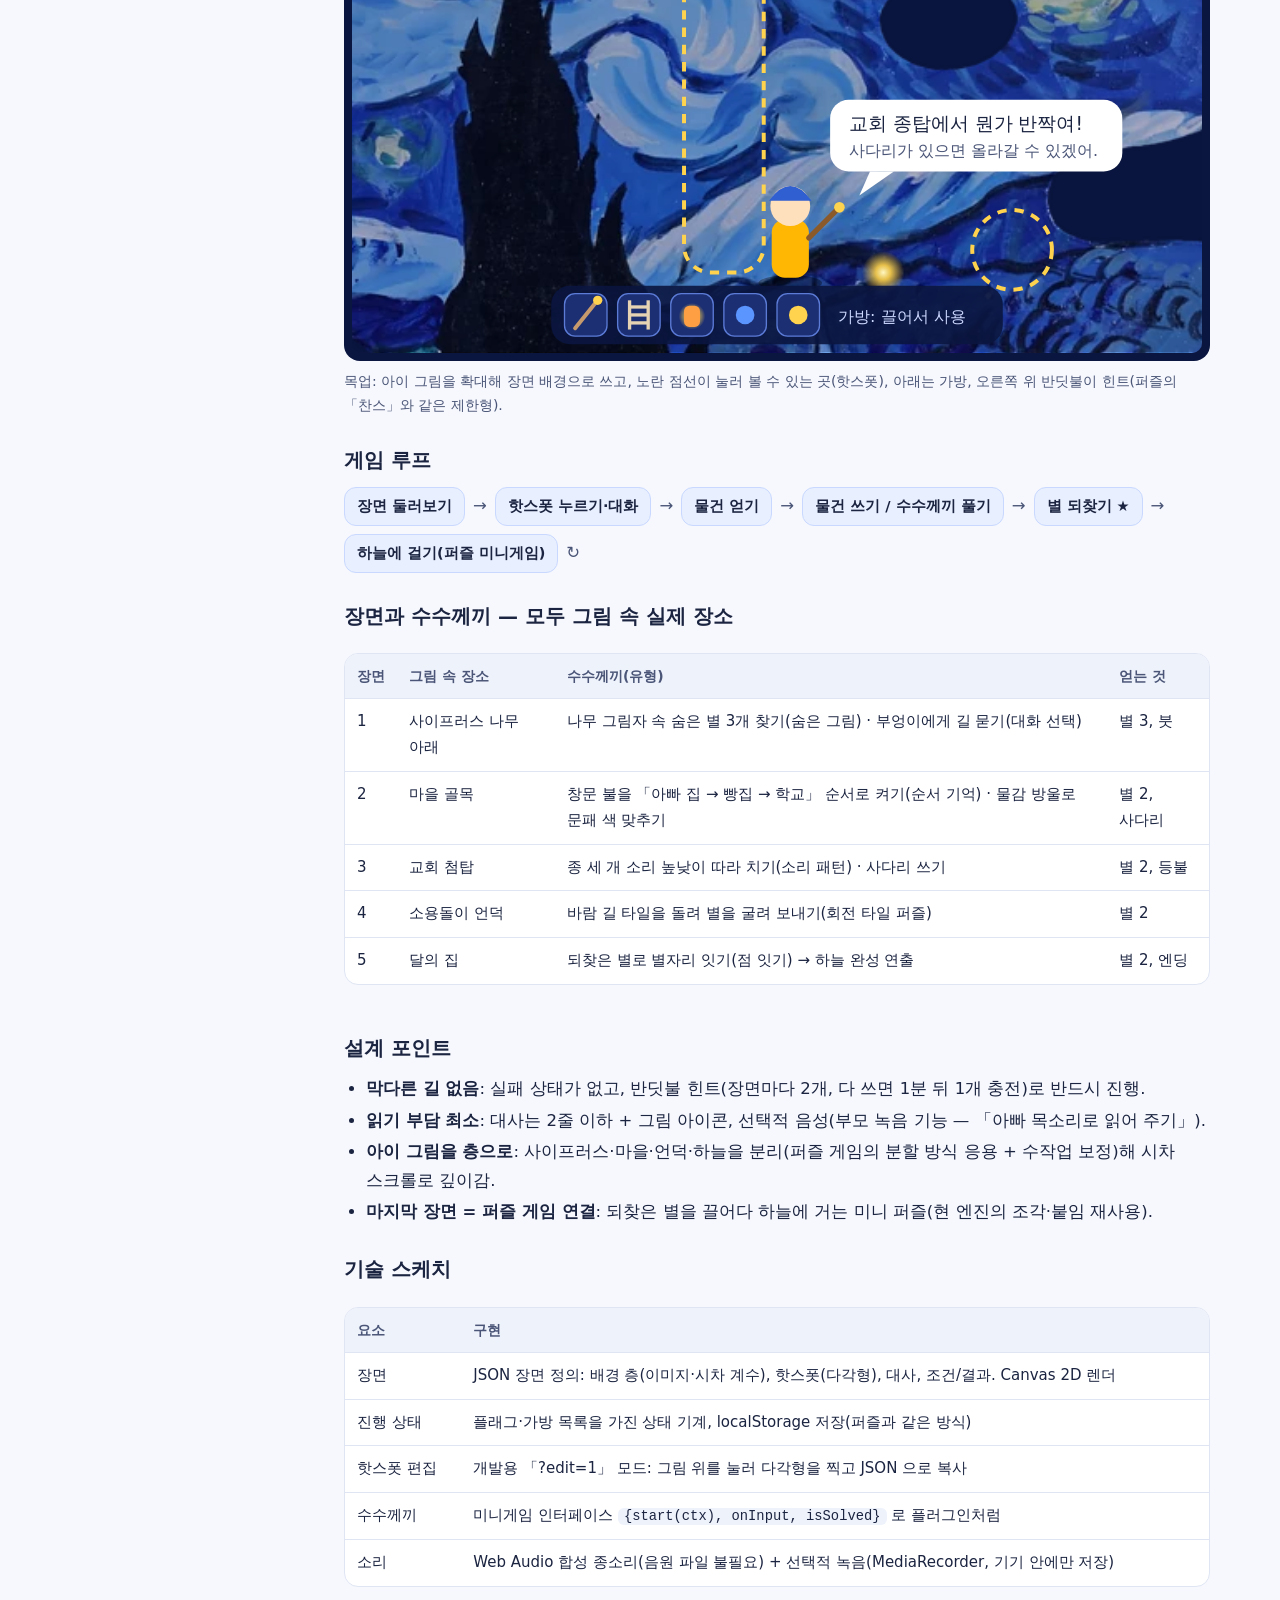
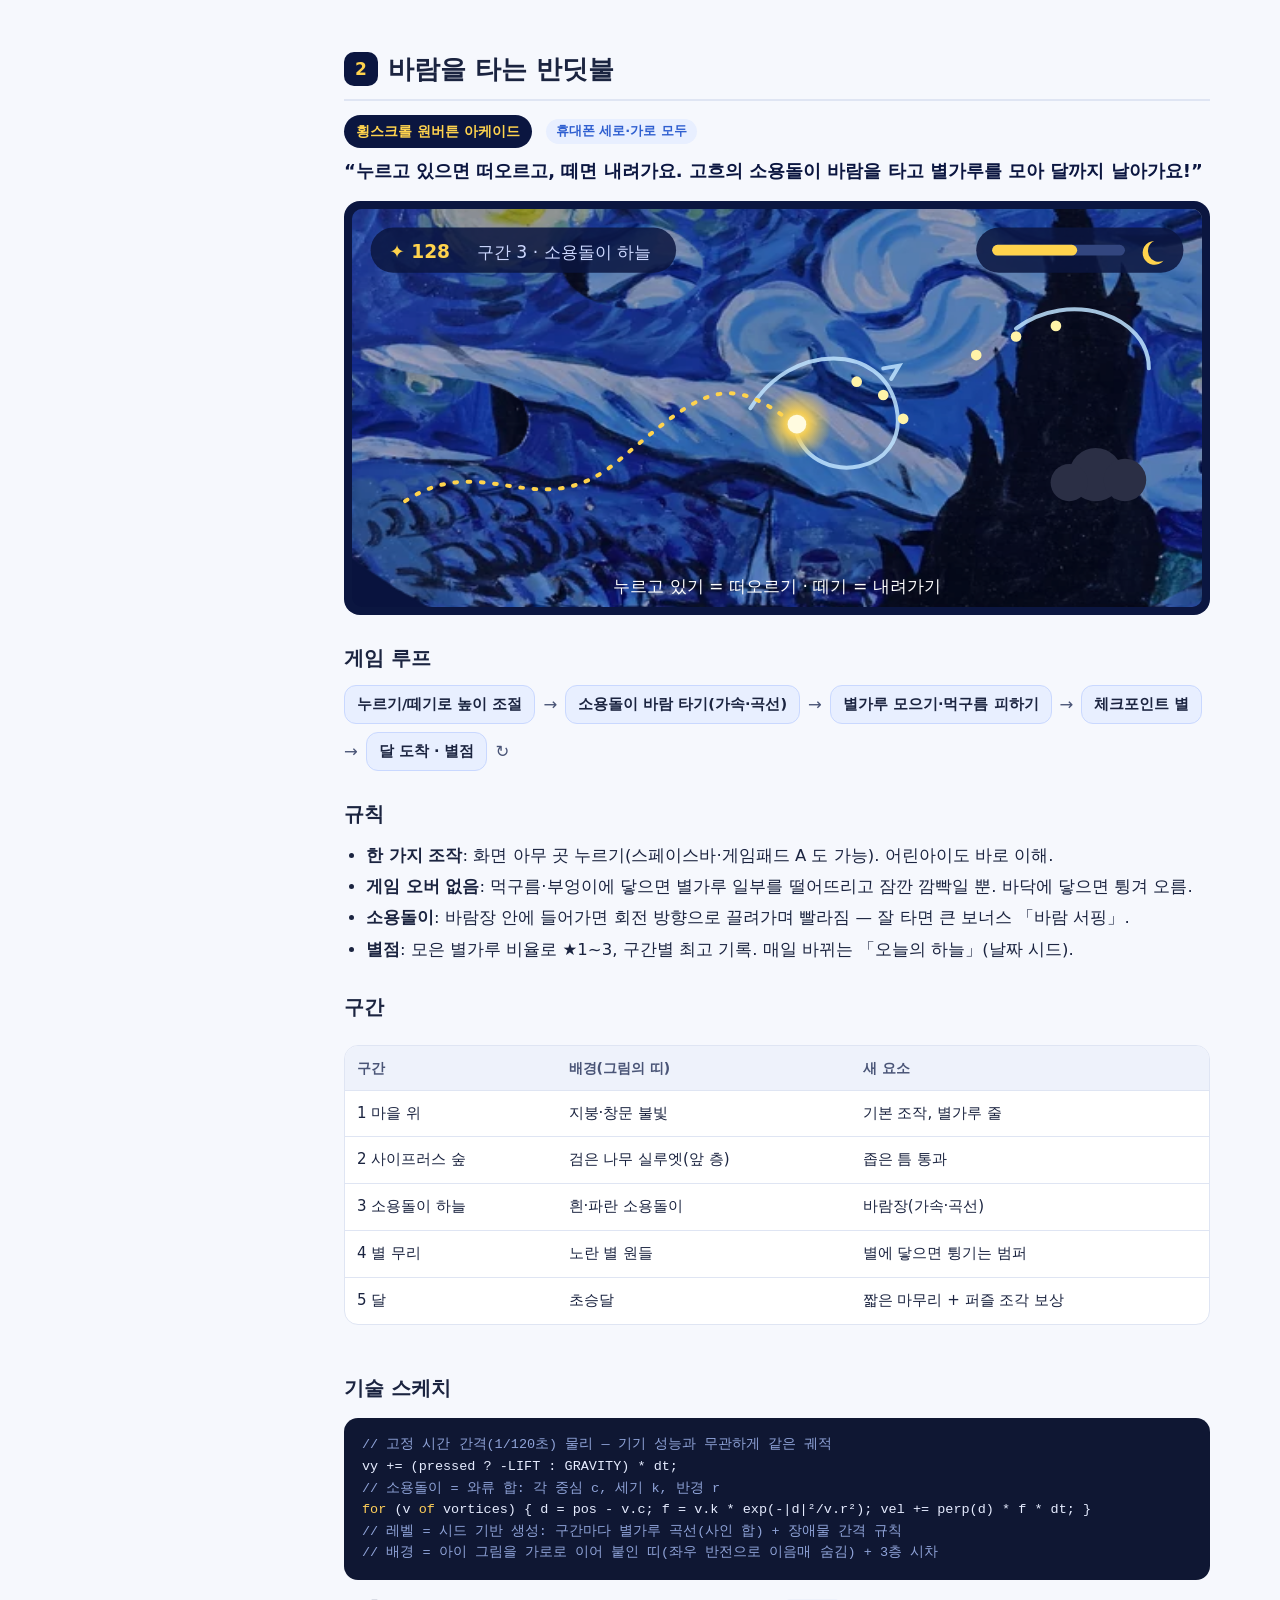
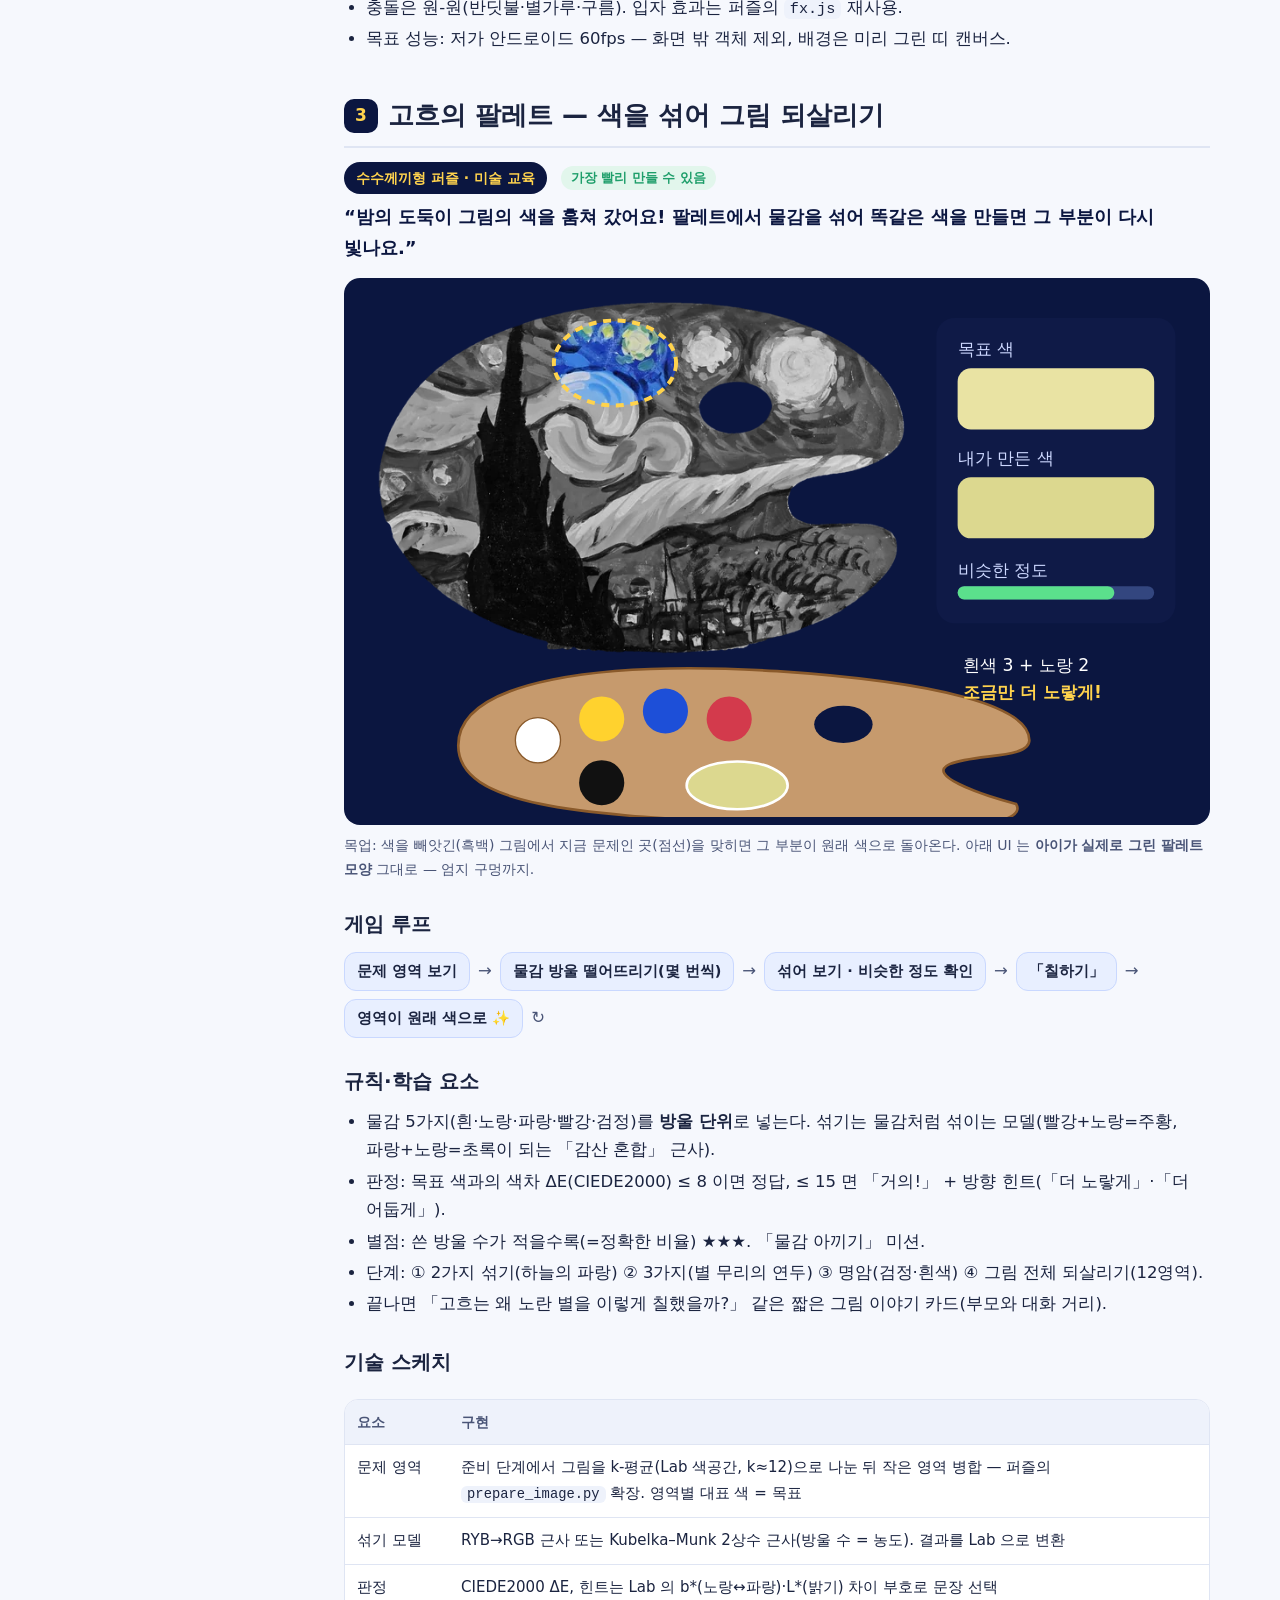
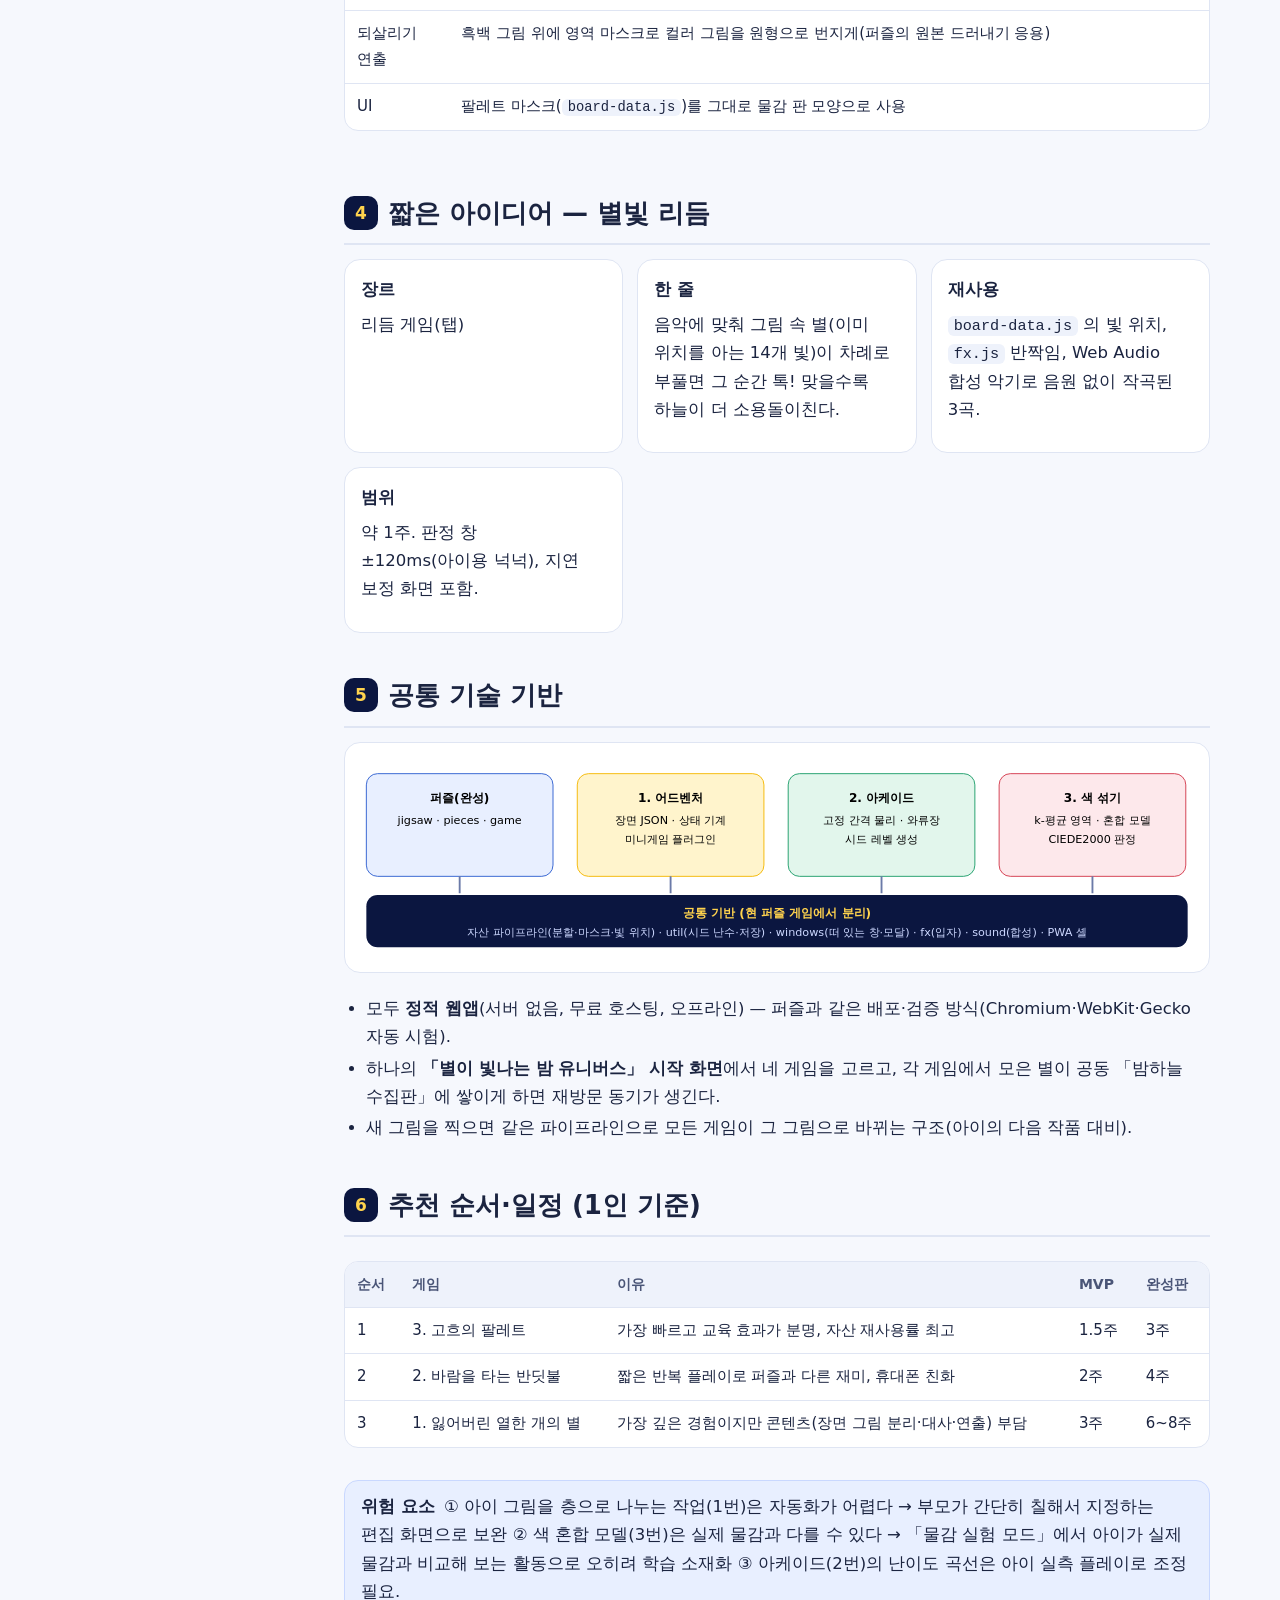
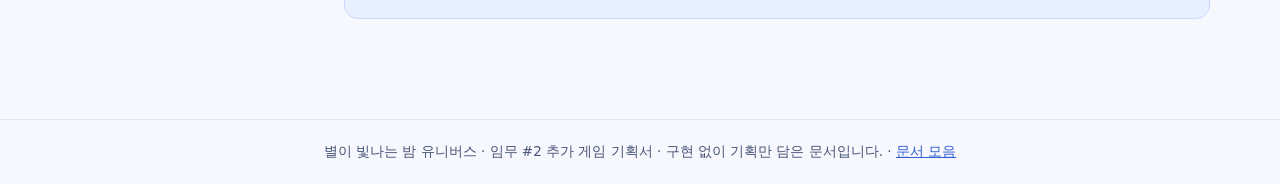
<file: docs/game-concepts.html>
<!doctype html>
<html lang="ko">
<head>
<meta charset="utf-8">
<meta name="viewport" content="width=device-width, initial-scale=1">
<title>추가 게임 기획서 — 별이 빛나는 밤 유니버스</title>
<link rel="icon" href="data:image/svg+xml,%3Csvg xmlns=%27http://www.w3.org/2000/svg%27 viewBox=%270 0 24 24%27%3E%3Crect width=%2724%27 height=%2724%27 rx=%276%27 fill=%27%230b1640%27/%3E%3Cpath d=%27m12 3 2.7 5.6 6.1.8-4.5 4.2 1.1 6.1L12 16.8l-5.4 2.9 1.1-6.1-4.5-4.2 6.1-.8Z%27 fill=%27%23ffd34d%27/%3E%3C/svg%3E">
<style>
/* 문서 공통 스타일 — 빌드 때 각 문서 안에 그대로 들어간다(단독 HTML) */
:root {
  --ink: #1b2440; --ink-2: #4a5577; --line: #dfe5f3; --bg: #f6f8fd; --card: #ffffff;
  --navy: #0b1640; --blue: #2f5fd0; --blue-2: #e8efff; --gold: #f5b700; --gold-2: #fff4cc;
  --green: #1e9e6a; --green-2: #e2f6ec; --red: #d33a4c; --red-2: #fde8eb;
  --font: system-ui, -apple-system, "Apple SD Gothic Neo", "Malgun Gothic", "Noto Sans KR", "Segoe UI", Roboto, sans-serif;
  --mono: ui-monospace, SFMono-Regular, Menlo, Consolas, "D2Coding", monospace;
}
* { box-sizing: border-box; }
html { scroll-behavior: auto; }
body { margin: 0; font-family: var(--font); color: var(--ink); background: var(--bg); line-height: 1.72; font-size: 16.5px; word-break: keep-all; overflow-wrap: anywhere; -webkit-text-size-adjust: 100%; }
a { color: var(--blue); }
img { max-width: 100%; height: auto; }
code, pre, kbd { font-family: var(--mono); }
code { background: #eef2fb; padding: 1px 6px; border-radius: 6px; font-size: 0.92em; }
kbd { display: inline-block; min-width: 1.6em; text-align: center; padding: 1px 7px; border: 1px solid #c8d1e8; border-bottom-width: 3px; border-radius: 7px; background: #fff; font-size: 0.86em; }
pre { background: #0f1733; color: #e6ecff; padding: 16px 18px; border-radius: 14px; overflow: auto; font-size: 13.5px; line-height: 1.6; }
pre code { background: none; padding: 0; color: inherit; font-size: inherit; }
pre .c { color: #8fa3d8; } pre .k { color: #ffcf5a; } pre .s { color: #9be29b; }

.cover { background: radial-gradient(120% 120% at 80% 0%, #2a4fb3 0%, #0b1640 60%, #060d29 100%); color: #fff; padding: 46px 22px 40px; }
.cover-in { max-width: 1080px; margin: 0 auto; display: flex; gap: 32px; align-items: center; flex-wrap: wrap; }
.cover-art { flex: 0 1 360px; filter: drop-shadow(0 18px 30px rgba(0,0,0,.5)); }
.cover-text { flex: 1 1 340px; }
.cover h1 { font-size: clamp(30px, 5vw, 48px); line-height: 1.2; margin: 0 0 10px; letter-spacing: -0.02em; }
.cover h1 em { font-style: normal; color: #ffd34d; }
.cover p { margin: 0 0 8px; color: #d3defc; }
.cover .meta { font-size: 14px; color: #a9b8e0; }
.cover .actions { display: flex; gap: 10px; flex-wrap: wrap; margin-top: 16px; }
.btn { display: inline-flex; align-items: center; gap: 8px; padding: 10px 18px; border-radius: 12px; font-weight: 700; text-decoration: none; border: 0; cursor: pointer; font-size: 15px; font-family: inherit; }
.btn.gold { background: linear-gradient(180deg, #ffe07a, #ffb703); color: #2a1a00; }
.btn.line { background: rgba(255,255,255,.12); color: #fff; border: 1px solid rgba(255,255,255,.3); }

.layout { max-width: 1180px; margin: 0 auto; padding: 26px 20px 60px; display: grid; grid-template-columns: 240px minmax(0, 1fr); gap: 34px; }
nav.toc { position: sticky; top: 16px; align-self: start; max-height: calc(100vh - 32px); overflow: auto; font-size: 14px; background: var(--card); border: 1px solid var(--line); border-radius: 14px; padding: 14px 12px; }
nav.toc b { display: block; margin: 0 6px 6px; font-size: 13px; color: var(--ink-2); }
nav.toc a { display: block; padding: 5px 8px; border-radius: 8px; color: var(--ink); text-decoration: none; line-height: 1.4; }
nav.toc a:hover { background: var(--blue-2); }
nav.toc a.sub { padding-left: 20px; font-size: 13px; color: var(--ink-2); }
main { min-width: 0; }
@media (max-width: 900px) { .layout { grid-template-columns: 1fr; } nav.toc { position: static; max-height: none; } }

section { margin: 0 0 40px; }
h2 { font-size: 26px; margin: 8px 0 14px; padding-bottom: 8px; border-bottom: 2px solid var(--line); scroll-margin-top: 12px; }
h2 .n { display: inline-grid; place-items: center; width: 34px; height: 34px; border-radius: 10px; background: var(--navy); color: #ffd34d; font-size: 17px; margin-right: 10px; vertical-align: 3px; }
h3 { font-size: 20px; margin: 26px 0 10px; scroll-margin-top: 12px; }
h4 { font-size: 16.5px; margin: 18px 0 6px; }
p { margin: 0 0 12px; }
ul, ol { padding-left: 22px; margin: 0 0 12px; }
li { margin: 3px 0; }

figure { margin: 14px 0 22px; background: var(--card); border: 1px solid var(--line); border-radius: 16px; padding: 10px; }
figure img, figure svg { display: block; width: 100%; border-radius: 10px; }
figcaption { font-size: 14px; color: var(--ink-2); padding: 8px 6px 2px; }
.fig-row { display: grid; grid-template-columns: repeat(auto-fit, minmax(240px, 1fr)); gap: 14px; }
.fig-row figure { margin: 0; }
.phone-fig { max-width: 300px; margin-left: auto; margin-right: auto; }

.cards { display: grid; grid-template-columns: repeat(auto-fit, minmax(220px, 1fr)); gap: 14px; margin: 12px 0 20px; }
.card { background: var(--card); border: 1px solid var(--line); border-radius: 16px; padding: 16px; }
.card h4 { margin-top: 0; }
.step-n { display: inline-grid; place-items: center; width: 30px; height: 30px; border-radius: 50%; background: var(--gold); color: #2a1a00; font-weight: 800; margin-bottom: 6px; }

.note, .tip, .warn { border-radius: 14px; padding: 12px 16px; margin: 12px 0 18px; border: 1px solid; }
.note { background: var(--blue-2); border-color: #c9d8ff; }
.tip { background: var(--green-2); border-color: #b8e8cf; }
.warn { background: var(--red-2); border-color: #f6c2c9; }
.note b:first-child, .tip b:first-child, .warn b:first-child { margin-right: 4px; }

table { width: 100%; border-collapse: separate; border-spacing: 0; margin: 10px 0 20px; background: var(--card); border: 1px solid var(--line); border-radius: 14px; overflow: hidden; font-size: 15px; }
th, td { padding: 10px 12px; text-align: left; vertical-align: top; border-bottom: 1px solid var(--line); }
th { background: #eef2fb; font-size: 14px; color: var(--ink-2); white-space: nowrap; }
tr:last-child td { border-bottom: 0; }
.tbl-wrap { overflow-x: auto; }
td.ic { width: 54px; }
.ico { width: 26px; height: 26px; fill: none; stroke: currentColor; stroke-width: 2; stroke-linecap: round; stroke-linejoin: round; }
.ib { display: inline-grid; place-items: center; width: 40px; height: 40px; border-radius: 12px; background: var(--navy); color: #fff; }
.ib.gold { background: linear-gradient(180deg, #ffe07a, #ffb703); color: #2a1a00; }
.ib.round { border-radius: 50%; }
.pill { display: inline-block; padding: 1px 10px; border-radius: 999px; font-size: 13px; font-weight: 700; background: var(--blue-2); color: var(--blue); }
.pill.g { background: var(--green-2); color: var(--green); }
.pill.r { background: var(--red-2); color: var(--red); }
.pill.y { background: var(--gold-2); color: #8a6300; }
.stars { color: var(--gold); letter-spacing: 2px; }

.diagram { background: var(--card); border: 1px solid var(--line); border-radius: 16px; padding: 12px; margin: 14px 0 22px; overflow-x: auto; }
.diagram svg { display: block; min-width: 640px; width: 100%; height: auto; }
.diagram svg text { font-family: var(--font); }

.tldr { background: var(--navy); color: #e8eeff; border-radius: 18px; padding: 18px 22px; margin: 0 0 30px; }
.tldr h3 { margin: 0 0 8px; color: #ffd34d; }
.tldr ul { margin: 0; }
.tldr code { background: rgba(255,255,255,.12); color: #fff; }

.kv { display: grid; grid-template-columns: max-content 1fr; gap: 6px 16px; }
.kv dt { font-weight: 700; color: var(--ink-2); }
.kv dd { margin: 0; }

footer.doc-foot { text-align: center; color: var(--ink-2); font-size: 13.5px; padding: 20px; border-top: 1px solid var(--line); }

@media print {
  body { background: #fff; font-size: 12pt; }
  nav.toc, .cover .actions { display: none; }
  .layout { display: block; padding: 0; }
  .cover { background: #0b1640 !important; -webkit-print-color-adjust: exact; print-color-adjust: exact; }
  section, figure, table, .card { break-inside: avoid; }
  pre { white-space: pre-wrap; }
}

</style>
<style>
  .concept-head { display: flex; gap: 14px; align-items: center; flex-wrap: wrap; margin-bottom: 8px; }
  .genre { display: inline-block; padding: 4px 12px; border-radius: 999px; background: var(--navy); color: #ffd34d; font-weight: 700; font-size: 14px; }
  .oneliner { font-size: 18px; font-weight: 700; color: var(--navy); margin: 6px 0 14px; }
  .mock { background: #0b1640; border-radius: 16px; padding: 8px; margin: 12px 0 8px; }
  .mock svg { display: block; width: 100%; height: auto; border-radius: 10px; }
  .loop { display: flex; flex-wrap: wrap; gap: 8px; align-items: center; margin: 8px 0 16px; }
  .loop span { background: var(--blue-2); border: 1px solid #c9d8ff; border-radius: 12px; padding: 6px 12px; font-weight: 600; font-size: 14.5px; }
  .loop i { font-style: normal; color: var(--ink-2); }
  .score { font-weight: 800; color: var(--gold); letter-spacing: 1px; }
</style>
</head>
<body>
<svg width="0" height="0" style="position:absolute" aria-hidden="true">
    <defs>
      <symbol id="i-home" viewBox="0 0 24 24"><path d="M3 11.5 12 4l9 7.5"/><path d="M5.5 10v9.5h5v-5h3v5h5V10"/></symbol>
      <symbol id="i-close" viewBox="0 0 24 24"><path d="M6 6l12 12M18 6 6 18"/></symbol>
      <symbol id="i-image" viewBox="0 0 24 24"><rect x="3" y="4.5" width="18" height="15" rx="2.5"/><circle cx="9" cy="10" r="1.8"/><path d="m4 18 5.5-5 4 3.5 2.5-2 4 3.5"/></symbol>
      <symbol id="i-ghost" viewBox="0 0 24 24"><rect x="3.5" y="3.5" width="12" height="12" rx="2"/><rect x="8.5" y="8.5" width="12" height="12" rx="2" stroke-dasharray="2.5 2.5"/></symbol>
      <symbol id="i-tidy" viewBox="0 0 24 24"><rect x="3.5" y="3.5" width="7" height="7" rx="1.5"/><rect x="13.5" y="3.5" width="7" height="7" rx="1.5"/><rect x="3.5" y="13.5" width="7" height="7" rx="1.5"/><rect x="13.5" y="13.5" width="7" height="7" rx="1.5"/></symbol>
      <symbol id="i-fit" viewBox="0 0 24 24"><path d="M4 9V4h5M20 9V4h-5M4 15v5h5M20 15v5h-5"/><circle cx="12" cy="12" r="2.5"/></symbol>
      <symbol id="i-spark" viewBox="0 0 24 24"><path d="M12 2.5c.6 4.6 2.4 6.4 7 7-4.6.6-6.4 2.4-7 7-.6-4.6-2.4-6.4-7-7 4.6-.6 6.4-2.4 7-7Z"/><path d="M19 15.5c.25 1.9 1 2.65 2.9 2.9-1.9.25-2.65 1-2.9 2.9-.25-1.9-1-2.65-2.9-2.9 1.9-.25 2.65-1 2.9-2.9Z"/></symbol>
      <symbol id="i-sound" viewBox="0 0 24 24"><path d="M4 9.5v5h3.5L12 19V5L7.5 9.5Z"/><path d="M15.5 9a4.5 4.5 0 0 1 0 6M18 6.5a8 8 0 0 1 0 11"/></symbol>
      <symbol id="i-mute" viewBox="0 0 24 24"><path d="M4 9.5v5h3.5L12 19V5L7.5 9.5Z"/><path d="m16 9.5 5 5M21 9.5l-5 5"/></symbol>
      <symbol id="i-full" viewBox="0 0 24 24"><path d="M4 9V4h5M15 4h5v5M20 15v5h-5M9 20H4v-5"/></symbol>
      <symbol id="i-full-exit" viewBox="0 0 24 24"><path d="M9 4v5H4M20 9h-5V4M15 20v-5h5M4 15h5v5"/></symbol>
      <symbol id="i-help" viewBox="0 0 24 24"><circle cx="12" cy="12" r="9"/><path d="M9.5 9.5a2.6 2.6 0 0 1 5 .9c0 1.8-2.5 2.2-2.5 3.8"/><path d="M12 17.2v.1"/></symbol>
      <symbol id="i-star" viewBox="0 0 24 24"><path d="m12 3 2.7 5.6 6.1.8-4.5 4.2 1.1 6.1L12 16.8l-5.4 2.9 1.1-6.1-4.5-4.2 6.1-.8Z"/></symbol>
      <symbol id="i-gift" viewBox="0 0 24 24"><rect x="3.5" y="8.5" width="17" height="4" rx="1"/><path d="M5 12.5v8h14v-8M12 8.5v12M12 8.5C10 4 6.5 4.5 7 7c.3 1.4 2.8 1.5 5 1.5ZM12 8.5c2-4.5 5.5-4 5-1.5-.3 1.4-2.8 1.5-5 1.5Z"/></symbol>
      <symbol id="i-info" viewBox="0 0 24 24"><circle cx="12" cy="12" r="9"/><path d="M12 11v6M12 7.5v.1"/></symbol>
      <symbol id="i-gear" viewBox="0 0 24 24"><circle cx="12" cy="12" r="3"/><path d="M19.4 15a1.7 1.7 0 0 0 .3 1.8l.1.1a2 2 0 1 1-2.8 2.8l-.1-.1a1.7 1.7 0 0 0-1.8-.3 1.7 1.7 0 0 0-1 1.5V21a2 2 0 1 1-4 0v-.1a1.7 1.7 0 0 0-1.1-1.5 1.7 1.7 0 0 0-1.8.3l-.1.1a2 2 0 1 1-2.8-2.8l.1-.1a1.7 1.7 0 0 0 .3-1.8 1.7 1.7 0 0 0-1.5-1H3a2 2 0 1 1 0-4h.1a1.7 1.7 0 0 0 1.5-1.1 1.7 1.7 0 0 0-.3-1.8l-.1-.1a2 2 0 1 1 2.8-2.8l.1.1a1.7 1.7 0 0 0 1.8.3H9a1.7 1.7 0 0 0 1-1.5V3a2 2 0 1 1 4 0v.1a1.7 1.7 0 0 0 1 1.5 1.7 1.7 0 0 0 1.8-.3l.1-.1a2 2 0 1 1 2.8 2.8l-.1.1a1.7 1.7 0 0 0-.3 1.8V9a1.7 1.7 0 0 0 1.5 1H21a2 2 0 1 1 0 4h-.1a1.7 1.7 0 0 0-1.5 1Z"/></symbol>
      <symbol id="i-play" viewBox="0 0 24 24"><path d="M8 5.5v13l10.5-6.5Z"/></symbol>
      <symbol id="i-restart" viewBox="0 0 24 24"><path d="M4 12a8 8 0 1 0 2.4-5.7"/><path d="M4 4.5v4.5h4.5"/></symbol>
      <symbol id="i-next" viewBox="0 0 24 24"><path d="M5 12h13M13 6.5l5.5 5.5-5.5 5.5"/></symbol>
      <symbol id="i-download" viewBox="0 0 24 24"><path d="M12 4v11M7 10.5l5 5 5-5M5 19.5h14"/></symbol>
      <symbol id="i-rotate" viewBox="0 0 24 24"><path d="M20 12a8 8 0 1 1-2.4-5.7"/><path d="M20 4.5v4.5h-4.5"/><rect x="9" y="9" width="6" height="6" rx="1"/></symbol>
      <symbol id="i-clock" viewBox="0 0 24 24"><circle cx="12" cy="12" r="8.5"/><path d="M12 7.5V12l3 2"/></symbol>
      <symbol id="i-puzzle" viewBox="0 0 24 24"><path d="M4 8h3.5a2 2 0 1 1 4 0H15v3.5a2 2 0 1 1 0 4V20H4v-3.5a2 2 0 1 0 0-4Z"/></symbol>
      <symbol id="i-book" viewBox="0 0 24 24"><path d="M4 5.5A2.5 2.5 0 0 1 6.5 3H20v15H6.5A2.5 2.5 0 0 0 4 20.5Z"/><path d="M4 20.5A2.5 2.5 0 0 0 6.5 23H20v-5"/></symbol>
      <symbol id="i-eye" viewBox="0 0 24 24"><path d="M2.5 12S6 5.5 12 5.5 21.5 12 21.5 12 18 18.5 12 18.5 2.5 12 2.5 12Z"/><circle cx="12" cy="12" r="3"/></symbol>
      <symbol id="i-zoom-in" viewBox="0 0 24 24"><circle cx="10.5" cy="10.5" r="6.5"/><path d="m15.5 15.5 5 5M10.5 7.5v6M7.5 10.5h6"/></symbol>
      <symbol id="i-zoom-out" viewBox="0 0 24 24"><circle cx="10.5" cy="10.5" r="6.5"/><path d="m15.5 15.5 5 5M7.5 10.5h6"/></symbol>
    </defs>
  </svg>
<!-- 목업에서 함께 쓰는 그림(한 번만 넣고 <use> 로 재사용) -->
<svg width="0" height="0" style="position:absolute" aria-hidden="true">
  <defs>
    <image id="art" href="[data-uri]" width="600" height="401" preserveAspectRatio="none"/>
    <filter id="gray"><feColorMatrix type="saturate" values="0"/></filter>
    <radialGradient id="glow"><stop offset="0" stop-color="#fff7c2"/><stop offset="0.35" stop-color="#ffd34d" stop-opacity="0.9"/><stop offset="1" stop-color="#ffd34d" stop-opacity="0"/></radialGradient>
  </defs>
</svg>

<header class="cover">
  <div class="cover-in">
    <img class="cover-art" src="[data-uri]" alt="별이 빛나는 밤 팔레트 그림" width="600" height="401">
    <div class="cover-text">
      <h1>임무 #2<br><em>추가 게임 기획서</em></h1>
      <p>같은 그림 한 장으로 장르가 전혀 다른 게임 세 가지(+ 짧은 아이디어 하나)를 기획했습니다. 구현은 하지 않고, 바로 개발에 들어갈 수 있는 수준까지 상세화했습니다.</p>
      <p class="meta">퍼즐 게임 v1.0.1 의 자산(팔레트 마스크·별 위치·조각 엔진)을 재사용하는 「별이 빛나는 밤 유니버스」</p>
      <div class="actions">
        <a class="btn gold" href="../index.html">퍼즐 게임 열기</a>
        <button class="btn line" type="button" onclick="snpDownload('별이빛나는밤-추가게임기획서.html')">이 문서 내려받기</button>
      </div>
    </div>
  </div>
</header>

<div class="layout">
<nav class="toc" aria-label="목차">
  <b>목차</b>
  <a href="#overview">0. 한눈에 비교</a>
  <a href="#g1">1. 잃어버린 열한 개의 별</a>
  <a class="sub" href="#g1">포인트 앤 클릭 어드벤처</a>
  <a href="#g2">2. 바람을 타는 반딧불</a>
  <a class="sub" href="#g2">횡스크롤 원버튼 아케이드</a>
  <a href="#g3">3. 고흐의 팔레트</a>
  <a class="sub" href="#g3">색 섞기 수수께끼 퍼즐</a>
  <a href="#g4">4. 짧은 아이디어: 별빛 리듬</a>
  <a href="#common">5. 공통 기술 기반</a>
  <a href="#roadmap">6. 추천 순서·일정</a>
</nav>
<main>

<section id="overview">
  <h2><span class="n">0</span>한눈에 비교</h2>
  <div class="tbl-wrap"><table>
    <tr><th></th><th>1. 잃어버린 열한 개의 별</th><th>2. 바람을 타는 반딧불</th><th>3. 고흐의 팔레트</th></tr>
    <tr><td><b>장르</b></td><td>포인트 앤 클릭 어드벤처 + 수수께끼</td><td>횡스크롤 원버튼 아케이드</td><td>색 섞기 수수께끼 퍼즐(교육형)</td></tr>
    <tr><td><b>핵심 재미</b></td><td>그림 속을 탐험하며 발견·해결</td><td>바람 소용돌이를 타는 손맛, 리듬</td><td>「맞았다!」 색이 살아나는 순간</td></tr>
    <tr><td><b>플레이 시간</b></td><td>1회 40~60분(장면 5개)</td><td>1판 1~3분, 반복</td><td>1문제 1~2분, 30문제</td></tr>
    <tr><td><b>대상</b></td><td>7~12세, 부모와 함께</td><td>6세+, 한 손 조작</td><td>7~10세, 미술 학습</td></tr>
    <tr><td><b>아이 그림 활용</b></td><td>그림을 층으로 나눠 장면 배경으로</td><td>그림 띠를 끝없이 흐르는 배경으로</td><td>그림 자체가 문제(지역별 색)</td></tr>
    <tr><td><b>개발 난이도</b></td><td><span class="pill r">높음</span> 연출·콘텐츠 많음</td><td><span class="pill y">중간</span> 물리·레벨 생성</td><td><span class="pill g">낮음~중간</span> 색 과학</td></tr>
    <tr><td><b>MVP 기간(1인)</b></td><td>약 3주(장면 3·수수께끼 6)</td><td>약 2주(구간 3)</td><td>약 1.5주(문제 15)</td></tr>
    <tr><td><b>퍼즐 게임과 재사용</b></td><td>창·저장·찬스(=반딧불 힌트), 별 위치</td><td>입자 효과, 별 위치, 마스크</td><td>팔레트 마스크(UI 모양), 밝기 격자, 저장</td></tr>
    <tr><td><b>추천</b></td><td><span class="score">★★★</span> 「작품 세계」를 가장 깊게</td><td><span class="score">★★☆</span> 짧고 중독성</td><td><span class="score">★★★</span> 가성비·교육 효과</td></tr>
  </table></div>
</section>

<!-- =============================================================== 1 -->
<section id="g1">
  <h2><span class="n">1</span>잃어버린 열한 개의 별</h2>
  <div class="concept-head"><span class="genre">포인트 앤 클릭 어드벤처 + 수수께끼</span><span class="pill">웹 · 태블릿 최적</span></div>
  <p class="oneliner">“소용돌이 바람이 밤하늘의 별 열한 개를 마을에 흩뿌렸어요. 꼬마 화가가 붓을 들고 그림 속으로 들어가 별을 다시 하늘에 걸어 주세요!”</p>

  <div class="mock">
    <svg viewBox="0 0 640 360" role="img" aria-label="어드벤처 화면 목업">
      <use href="#art" transform="translate(-60,-40) scale(1.25)"/>
      <rect width="640" height="360" fill="#06103a" opacity="0.25"/>
      <!-- 핫스폿 -->
      <g fill="none" stroke="#ffd34d" stroke-width="3" stroke-dasharray="7 6">
        <circle cx="497" cy="283" r="30"/><rect x="250" y="70" width="60" height="230" rx="20"/>
      </g>
      <circle cx="400" cy="300" r="16" fill="url(#glow)"/>
      <!-- 꼬마 화가 -->
      <g transform="translate(330,250)">
        <ellipse cx="0" cy="58" rx="24" ry="6" fill="#000" opacity=".35"/>
        <rect x="-14" y="10" width="28" height="44" rx="10" fill="#ffb703"/>
        <circle cx="0" cy="0" r="15" fill="#ffe0bd"/><path d="M-16 -4 Q0 -26 16 -4 Z" fill="#2f5fd0"/>
        <line x1="14" y1="24" x2="36" y2="2" stroke="#8a5a2b" stroke-width="4" stroke-linecap="round"/><circle cx="37" cy="1" r="4" fill="#ffd34d"/>
      </g>
      <!-- 말풍선 -->
      <g transform="translate(360,170)"><rect width="220" height="54" rx="14" fill="#fff"/><path d="M30 54 L22 72 L48 54Z" fill="#fff"/>
        <text x="14" y="23" font-size="14" fill="#1b2440">교회 종탑에서 뭔가 반짝여!</text><text x="14" y="42" font-size="12" fill="#4a5577">사다리가 있으면 올라갈 수 있겠어.</text></g>
      <!-- 반딧불 힌트 -->
      <g transform="translate(585,40)"><circle r="22" fill="url(#glow)"/><text x="-12" y="44" font-size="11" fill="#fff">힌트 2</text></g>
      <!-- 별 진행 -->
      <g transform="translate(18,18)"><rect width="190" height="34" rx="17" fill="#0b1640" opacity=".85"/>
        <text x="16" y="23" font-size="14" fill="#ffd34d" font-weight="700">★ 4 / 11</text><text x="92" y="23" font-size="12" fill="#cdd8ff">장면 2 · 마을 골목</text></g>
      <!-- 가방 -->
      <g transform="translate(150,310)"><rect width="340" height="44" rx="14" fill="#0b1640" opacity=".9"/>
        <g fill="#1d2f73" stroke="#5b7bd6"><rect x="10" y="6" width="32" height="32" rx="8"/><rect x="50" y="6" width="32" height="32" rx="8"/><rect x="90" y="6" width="32" height="32" rx="8"/><rect x="130" y="6" width="32" height="32" rx="8"/><rect x="170" y="6" width="32" height="32" rx="8"/></g>
        <g stroke-linecap="round"><line x1="18" y1="32" x2="34" y2="12" stroke="#c69a6d" stroke-width="3"/><circle cx="35" cy="11" r="3.5" fill="#ffd34d"/></g>
        <g stroke="#e6d3b3" stroke-width="2.5"><line x1="59" y1="11" x2="59" y2="33"/><line x1="73" y1="11" x2="73" y2="33"/><line x1="59" y1="16" x2="73" y2="16"/><line x1="59" y1="22" x2="73" y2="22"/><line x1="59" y1="28" x2="73" y2="28"/></g>
        <g><circle cx="106" cy="23" r="10" fill="url(#glow)"/><rect x="100" y="15" width="12" height="16" rx="4" fill="#ff9f43"/></g><circle cx="146" cy="22" r="7" fill="#5b95ff"/><circle cx="186" cy="22" r="7" fill="#ffd34d"/>
        <text x="216" y="27" font-size="12" fill="#cdd8ff">가방: 끌어서 사용</text></g>
    </svg>
  </div>
  <p style="font-size:14px;color:var(--ink-2)">목업: 아이 그림을 확대해 장면 배경으로 쓰고, 노란 점선이 눌러 볼 수 있는 곳(핫스폿), 아래는 가방, 오른쪽 위 반딧불이 힌트(퍼즐의 「찬스」와 같은 제한형).</p>

  <h3>게임 루프</h3>
  <div class="loop"><span>장면 둘러보기</span><i>→</i><span>핫스폿 누르기·대화</span><i>→</i><span>물건 얻기</span><i>→</i><span>물건 쓰기 / 수수께끼 풀기</span><i>→</i><span>별 되찾기 ★</span><i>→</i><span>하늘에 걸기(퍼즐 미니게임)</span><i>↻</i></div>

  <h3>장면과 수수께끼 — 모두 그림 속 실제 장소</h3>
  <div class="tbl-wrap"><table>
    <tr><th>장면</th><th>그림 속 장소</th><th>수수께끼(유형)</th><th>얻는 것</th></tr>
    <tr><td>1</td><td>사이프러스 나무 아래</td><td>나무 그림자 속 숨은 별 3개 찾기(숨은 그림) · 부엉이에게 길 묻기(대화 선택)</td><td>별 3, 붓</td></tr>
    <tr><td>2</td><td>마을 골목</td><td>창문 불을 「아빠 집 → 빵집 → 학교」 순서로 켜기(순서 기억) · 물감 방울로 문패 색 맞추기</td><td>별 2, 사다리</td></tr>
    <tr><td>3</td><td>교회 첨탑</td><td>종 세 개 소리 높낮이 따라 치기(소리 패턴) · 사다리 쓰기</td><td>별 2, 등불</td></tr>
    <tr><td>4</td><td>소용돌이 언덕</td><td>바람 길 타일을 돌려 별을 굴려 보내기(회전 타일 퍼즐)</td><td>별 2</td></tr>
    <tr><td>5</td><td>달의 집</td><td>되찾은 별로 별자리 잇기(점 잇기) → 하늘 완성 연출</td><td>별 2, 엔딩</td></tr>
  </table></div>

  <h3>설계 포인트</h3>
  <ul>
    <li><b>막다른 길 없음</b>: 실패 상태가 없고, 반딧불 힌트(장면마다 2개, 다 쓰면 1분 뒤 1개 충전)로 반드시 진행.</li>
    <li><b>읽기 부담 최소</b>: 대사는 2줄 이하 + 그림 아이콘, 선택적 음성(부모 녹음 기능 — 「아빠 목소리로 읽어 주기」).</li>
    <li><b>아이 그림을 층으로</b>: 사이프러스·마을·언덕·하늘을 분리(퍼즐 게임의 분할 방식 응용 + 수작업 보정)해 시차 스크롤로 깊이감.</li>
    <li><b>마지막 장면 = 퍼즐 게임 연결</b>: 되찾은 별을 끌어다 하늘에 거는 미니 퍼즐(현 엔진의 조각·붙임 재사용).</li>
  </ul>
  <h3>기술 스케치</h3>
  <div class="tbl-wrap"><table>
    <tr><th>요소</th><th>구현</th></tr>
    <tr><td>장면</td><td>JSON 장면 정의: 배경 층(이미지·시차 계수), 핫스폿(다각형), 대사, 조건/결과. Canvas 2D 렌더</td></tr>
    <tr><td>진행 상태</td><td>플래그·가방 목록을 가진 상태 기계, localStorage 저장(퍼즐과 같은 방식)</td></tr>
    <tr><td>핫스폿 편집</td><td>개발용 「?edit=1」 모드: 그림 위를 눌러 다각형을 찍고 JSON 으로 복사</td></tr>
    <tr><td>수수께끼</td><td>미니게임 인터페이스 <code>{start(ctx), onInput, isSolved}</code> 로 플러그인처럼</td></tr>
    <tr><td>소리</td><td>Web Audio 합성 종소리(음원 파일 불필요) + 선택적 녹음(MediaRecorder, 기기 안에만 저장)</td></tr>
  </table></div>
</section>

<!-- =============================================================== 2 -->
<section id="g2">
  <h2><span class="n">2</span>바람을 타는 반딧불</h2>
  <div class="concept-head"><span class="genre">횡스크롤 원버튼 아케이드</span><span class="pill">휴대폰 세로·가로 모두</span></div>
  <p class="oneliner">“누르고 있으면 떠오르고, 떼면 내려가요. 고흐의 소용돌이 바람을 타고 별가루를 모아 달까지 날아가요!”</p>

  <div class="mock">
    <svg viewBox="0 0 640 300" role="img" aria-label="아케이드 화면 목업">
      <defs><clipPath id="strip"><rect width="640" height="300"/></clipPath></defs>
      <g clip-path="url(#strip)">
        <use href="#art" transform="translate(-40,-90) scale(1.3,1.1)"/>
        <use href="#art" transform="translate(740,-90) scale(-1.3,1.1)"/>
      </g>
      <rect width="640" height="300" fill="#06103a" opacity="0.3"/>
      <!-- 바람 흐름 화살표 -->
      <g fill="none" stroke="#bfe3ff" stroke-width="3" opacity=".85" stroke-linecap="round">
        <path d="M300 150 C330 100, 400 100, 410 150 C420 200, 350 210, 335 170"/><path d="M400 120 l12 -2 l-6 10"/>
        <path d="M500 90 C540 60, 600 80, 600 120"/>
      </g>
      <!-- 날아온 길 -->
      <path d="M40 220 C100 180, 140 240, 200 190 S280 120, 330 160" fill="none" stroke="#ffd34d" stroke-width="3" stroke-dasharray="2 8" stroke-linecap="round"/>
      <!-- 반딧불 -->
      <circle cx="335" cy="162" r="26" fill="url(#glow)"/><circle cx="335" cy="162" r="7" fill="#fffbe0"/>
      <!-- 별가루 -->
      <g fill="#fff3a8"><circle cx="380" cy="130" r="4"/><circle cx="400" cy="140" r="4"/><circle cx="415" cy="158" r="4"/><circle cx="470" cy="110" r="4"/><circle cx="500" cy="96" r="4"/><circle cx="530" cy="88" r="4"/></g>
      <!-- 먹구름 -->
      <g transform="translate(560,200)" fill="#2b2f45"><circle r="20"/><circle cx="22" cy="4" r="16"/><circle cx="-20" cy="6" r="14"/></g>
      <!-- HUD -->
      <g transform="translate(14,14)"><rect width="230" height="34" rx="17" fill="#0b1640" opacity=".85"/>
        <text x="14" y="23" font-size="14" fill="#ffd34d" font-weight="700">✦ 128</text><text x="80" y="23" font-size="13" fill="#cdd8ff">구간 3 · 소용돌이 하늘</text></g>
      <g transform="translate(470,14)"><rect width="156" height="34" rx="17" fill="#0b1640" opacity=".85"/><rect x="12" y="13" width="100" height="8" rx="4" fill="#33467f"/><rect x="12" y="13" width="64" height="8" rx="4" fill="#ffd34d"/><path d="M134 10a9 9 0 1 0 7 15a7 7 0 1 1 -7 -15z" fill="#ffd34d"/></g>
      <text x="320" y="288" text-anchor="middle" font-size="13" fill="#fff">누르고 있기 = 떠오르기 · 떼기 = 내려가기</text>
    </svg>
  </div>

  <h3>게임 루프</h3>
  <div class="loop"><span>누르기/떼기로 높이 조절</span><i>→</i><span>소용돌이 바람 타기(가속·곡선)</span><i>→</i><span>별가루 모으기·먹구름 피하기</span><i>→</i><span>체크포인트 별</span><i>→</i><span>달 도착 · 별점</span><i>↻</i></div>

  <h3>규칙</h3>
  <ul>
    <li><b>한 가지 조작</b>: 화면 아무 곳 누르기(스페이스바·게임패드 A 도 가능). 어린아이도 바로 이해.</li>
    <li><b>게임 오버 없음</b>: 먹구름·부엉이에 닿으면 별가루 일부를 떨어뜨리고 잠깐 깜빡일 뿐. 바닥에 닿으면 튕겨 오름.</li>
    <li><b>소용돌이</b>: 바람장 안에 들어가면 회전 방향으로 끌려가며 빨라짐 — 잘 타면 큰 보너스 「바람 서핑」.</li>
    <li><b>별점</b>: 모은 별가루 비율로 ★1~3, 구간별 최고 기록. 매일 바뀌는 「오늘의 하늘」(날짜 시드).</li>
  </ul>
  <h3>구간</h3>
  <div class="tbl-wrap"><table>
    <tr><th>구간</th><th>배경(그림의 띠)</th><th>새 요소</th></tr>
    <tr><td>1 마을 위</td><td>지붕·창문 불빛</td><td>기본 조작, 별가루 줄</td></tr>
    <tr><td>2 사이프러스 숲</td><td>검은 나무 실루엣(앞 층)</td><td>좁은 틈 통과</td></tr>
    <tr><td>3 소용돌이 하늘</td><td>흰·파란 소용돌이</td><td>바람장(가속·곡선)</td></tr>
    <tr><td>4 별 무리</td><td>노란 별 원들</td><td>별에 닿으면 튕기는 범퍼</td></tr>
    <tr><td>5 달</td><td>초승달</td><td>짧은 마무리 + 퍼즐 조각 보상</td></tr>
  </table></div>
  <h3>기술 스케치</h3>
<pre><code><span class="c">// 고정 시간 간격(1/120초) 물리 — 기기 성능과 무관하게 같은 궤적</span>
vy += (pressed ? -LIFT : GRAVITY) * dt;
<span class="c">// 소용돌이 = 와류 합: 각 중심 c, 세기 k, 반경 r</span>
<span class="k">for</span> (v <span class="k">of</span> vortices) { d = pos - v.c; f = v.k * exp(-|d|²/v.r²); vel += perp(d) * f * dt; }
<span class="c">// 레벨 = 시드 기반 생성: 구간마다 별가루 곡선(사인 합) + 장애물 간격 규칙</span>
<span class="c">// 배경 = 아이 그림을 가로로 이어 붙인 띠(좌우 반전으로 이음매 숨김) + 3층 시차</span></code></pre>
  <ul>
    <li>충돌은 원-원(반딧불·별가루·구름). 입자 효과는 퍼즐의 <code>fx.js</code> 재사용.</li>
    <li>목표 성능: 저가 안드로이드 60fps — 화면 밖 객체 제외, 배경은 미리 그린 띠 캔버스.</li>
  </ul>
</section>

<!-- =============================================================== 3 -->
<section id="g3">
  <h2><span class="n">3</span>고흐의 팔레트 — 색을 섞어 그림 되살리기</h2>
  <div class="concept-head"><span class="genre">수수께끼형 퍼즐 · 미술 교육</span><span class="pill g">가장 빨리 만들 수 있음</span></div>
  <p class="oneliner">“밤의 도둑이 그림의 색을 훔쳐 갔어요! 팔레트에서 물감을 섞어 똑같은 색을 만들면 그 부분이 다시 빛나요.”</p>

  <div class="mock">
    <svg viewBox="0 0 640 400" role="img" aria-label="색 섞기 화면 목업">
      <clipPath id="restored"><ellipse cx="270" cy="70" rx="70" ry="48"/></clipPath>
      <g transform="translate(20,12) scale(0.66)"><use href="#art" filter="url(#gray)"/></g>
      <g transform="translate(20,12) scale(0.66)" clip-path="url(#restored)"><use href="#art"/></g>
      <ellipse cx="198" cy="58" rx="46" ry="32" fill="none" stroke="#ffd34d" stroke-width="3" stroke-dasharray="6 5"/>
      <!-- 목표 vs 내 색 -->
      <g transform="translate(440,24)"><rect width="180" height="230" rx="14" fill="#0f1a47"/>
        <text x="16" y="28" font-size="13" fill="#cdd8ff">목표 색</text><rect x="16" y="38" width="148" height="46" rx="10" fill="#e9e3a3"/>
        <text x="16" y="110" font-size="13" fill="#cdd8ff">내가 만든 색</text><rect x="16" y="120" width="148" height="46" rx="10" fill="#dcd88f"/>
        <text x="16" y="194" font-size="13" fill="#cdd8ff">비슷한 정도</text><rect x="16" y="202" width="148" height="10" rx="5" fill="#33467f"/><rect x="16" y="202" width="118" height="10" rx="5" fill="#5be08c"/></g>
      <!-- 팔레트 UI(실제 팔레트 모양) -->
      <g transform="translate(70,286)">
        <path d="M10 60 C10 10, 120 -4, 250 4 C370 12, 440 30, 440 56 C440 70, 400 66, 380 74 C362 82, 400 96, 430 104 C440 120, 380 128, 250 120 C120 112, 10 110, 10 60 Z" fill="#c69a6d" stroke="#8a5a2b" stroke-width="2"/>
        <ellipse cx="300" cy="44" rx="22" ry="14" fill="#0b1640"/>
        <circle cx="70" cy="56" r="17" fill="#ffffff" stroke="#8a5a2b"/><circle cx="118" cy="40" r="17" fill="#ffd22e"/><circle cx="166" cy="34" r="17" fill="#1d4fd8"/><circle cx="214" cy="40" r="17" fill="#d33a4c"/><circle cx="118" cy="88" r="17" fill="#111"/>
        <ellipse cx="220" cy="90" rx="38" ry="18" fill="#dcd88f" stroke="#fff" stroke-width="2"/>
        <text x="190" y="128" font-size="11" fill="#fff">섞는 곳</text>
      </g>
      <text x="460" y="290" font-size="13" fill="#fff">흰색 3 + 노랑 2</text>
      <text x="460" y="310" font-size="13" fill="#ffd34d" font-weight="700">조금만 더 노랗게!</text>
    </svg>
  </div>
  <p style="font-size:14px;color:var(--ink-2)">목업: 색을 빼앗긴(흑백) 그림에서 지금 문제인 곳(점선)을 맞히면 그 부분이 원래 색으로 돌아온다. 아래 UI 는 <b>아이가 실제로 그린 팔레트 모양</b> 그대로 — 엄지 구멍까지.</p>

  <h3>게임 루프</h3>
  <div class="loop"><span>문제 영역 보기</span><i>→</i><span>물감 방울 떨어뜨리기(몇 번씩)</span><i>→</i><span>섞어 보기 · 비슷한 정도 확인</span><i>→</i><span>「칠하기」</span><i>→</i><span>영역이 원래 색으로 ✨</span><i>↻</i></div>

  <h3>규칙·학습 요소</h3>
  <ul>
    <li>물감 5가지(흰·노랑·파랑·빨강·검정)를 <b>방울 단위</b>로 넣는다. 섞기는 물감처럼 섞이는 모델(빨강+노랑=주황, 파랑+노랑=초록이 되는 「감산 혼합」 근사).</li>
    <li>판정: 목표 색과의 색차 ΔE(CIEDE2000) ≤ 8 이면 정답, ≤ 15 면 「거의!」 + 방향 힌트(「더 노랗게」·「더 어둡게」).</li>
    <li>별점: 쓴 방울 수가 적을수록(=정확한 비율) ★★★. 「물감 아끼기」 미션.</li>
    <li>단계: ① 2가지 섞기(하늘의 파랑) ② 3가지(별 무리의 연두) ③ 명암(검정·흰색) ④ 그림 전체 되살리기(12영역).</li>
    <li>끝나면 「고흐는 왜 노란 별을 이렇게 칠했을까?」 같은 짧은 그림 이야기 카드(부모와 대화 거리).</li>
  </ul>
  <h3>기술 스케치</h3>
  <div class="tbl-wrap"><table>
    <tr><th>요소</th><th>구현</th></tr>
    <tr><td>문제 영역</td><td>준비 단계에서 그림을 k-평균(Lab 색공간, k≈12)으로 나눈 뒤 작은 영역 병합 — 퍼즐의 <code>prepare_image.py</code> 확장. 영역별 대표 색 = 목표</td></tr>
    <tr><td>섞기 모델</td><td>RYB→RGB 근사 또는 Kubelka–Munk 2상수 근사(방울 수 = 농도). 결과를 Lab 으로 변환</td></tr>
    <tr><td>판정</td><td>CIEDE2000 ΔE, 힌트는 Lab 의 b*(노랑↔파랑)·L*(밝기) 차이 부호로 문장 선택</td></tr>
    <tr><td>되살리기 연출</td><td>흑백 그림 위에 영역 마스크로 컬러 그림을 원형으로 번지게(퍼즐의 원본 드러내기 응용)</td></tr>
    <tr><td>UI</td><td>팔레트 마스크(<code>board-data.js</code>)를 그대로 물감 판 모양으로 사용</td></tr>
  </table></div>
</section>

<!-- =============================================================== 4 -->
<section id="g4">
  <h2><span class="n">4</span>짧은 아이디어 — 별빛 리듬</h2>
  <div class="cards">
    <div class="card"><h4>장르</h4><p>리듬 게임(탭)</p></div>
    <div class="card"><h4>한 줄</h4><p>음악에 맞춰 그림 속 별(이미 위치를 아는 14개 빛)이 차례로 부풀면 그 순간 톡! 맞을수록 하늘이 더 소용돌이친다.</p></div>
    <div class="card"><h4>재사용</h4><p><code>board-data.js</code> 의 빛 위치, <code>fx.js</code> 반짝임, Web Audio 합성 악기로 음원 없이 작곡된 3곡.</p></div>
    <div class="card"><h4>범위</h4><p>약 1주. 판정 창 ±120ms(아이용 넉넉), 지연 보정 화면 포함.</p></div>
  </div>
</section>

<!-- =============================================================== 5 -->
<section id="common">
  <h2><span class="n">5</span>공통 기술 기반</h2>
  <div class="diagram">
    <svg viewBox="0 0 900 220" role="img" aria-label="공통 기반 구조">
      <g font-size="13" text-anchor="middle">
        <rect x="10" y="150" width="880" height="56" rx="12" fill="#0b1640"/><text x="450" y="174" fill="#ffd34d" font-weight="700">공통 기반 (현 퍼즐 게임에서 분리)</text><text x="450" y="194" fill="#cdd8ff" font-size="12">자산 파이프라인(분할·마스크·빛 위치) · util(시드 난수·저장) · windows(떠 있는 창·모달) · fx(입자) · sound(합성) · PWA 셸</text>
        <rect x="10" y="20" width="200" height="110" rx="12" fill="#e8efff" stroke="#2f5fd0"/><text x="110" y="50" font-weight="700">퍼즐(완성)</text><text x="110" y="74" font-size="12">jigsaw · pieces · game</text>
        <rect x="236" y="20" width="200" height="110" rx="12" fill="#fff4cc" stroke="#f5b700"/><text x="336" y="50" font-weight="700">1. 어드벤처</text><text x="336" y="74" font-size="12">장면 JSON · 상태 기계</text><text x="336" y="94" font-size="12">미니게임 플러그인</text>
        <rect x="462" y="20" width="200" height="110" rx="12" fill="#e2f6ec" stroke="#1e9e6a"/><text x="562" y="50" font-weight="700">2. 아케이드</text><text x="562" y="74" font-size="12">고정 간격 물리 · 와류장</text><text x="562" y="94" font-size="12">시드 레벨 생성</text>
        <rect x="688" y="20" width="200" height="110" rx="12" fill="#fde8eb" stroke="#d33a4c"/><text x="788" y="50" font-weight="700">3. 색 섞기</text><text x="788" y="74" font-size="12">k-평균 영역 · 혼합 모델</text><text x="788" y="94" font-size="12">CIEDE2000 판정</text>
      </g>
      <g stroke="#6b7aa8" stroke-width="2"><path d="M110 130V148"/><path d="M336 130V148"/><path d="M562 130V148"/><path d="M788 130V148"/></g>
    </svg>
  </div>
  <ul>
    <li>모두 <b>정적 웹앱</b>(서버 없음, 무료 호스팅, 오프라인) — 퍼즐과 같은 배포·검증 방식(Chromium·WebKit·Gecko 자동 시험).</li>
    <li>하나의 <b>「별이 빛나는 밤 유니버스」 시작 화면</b>에서 네 게임을 고르고, 각 게임에서 모은 별이 공동 「밤하늘 수집판」에 쌓이게 하면 재방문 동기가 생긴다.</li>
    <li>새 그림을 찍으면 같은 파이프라인으로 모든 게임이 그 그림으로 바뀌는 구조(아이의 다음 작품 대비).</li>
  </ul>
</section>

<section id="roadmap">
  <h2><span class="n">6</span>추천 순서·일정 (1인 기준)</h2>
  <div class="tbl-wrap"><table>
    <tr><th>순서</th><th>게임</th><th>이유</th><th>MVP</th><th>완성판</th></tr>
    <tr><td>1</td><td>3. 고흐의 팔레트</td><td>가장 빠르고 교육 효과가 분명, 자산 재사용률 최고</td><td>1.5주</td><td>3주</td></tr>
    <tr><td>2</td><td>2. 바람을 타는 반딧불</td><td>짧은 반복 플레이로 퍼즐과 다른 재미, 휴대폰 친화</td><td>2주</td><td>4주</td></tr>
    <tr><td>3</td><td>1. 잃어버린 열한 개의 별</td><td>가장 깊은 경험이지만 콘텐츠(장면 그림 분리·대사·연출) 부담</td><td>3주</td><td>6~8주</td></tr>
  </table></div>
  <div class="note"><b>위험 요소</b> ① 아이 그림을 층으로 나누는 작업(1번)은 자동화가 어렵다 → 부모가 간단히 칠해서 지정하는 편집 화면으로 보완 ② 색 혼합 모델(3번)은 실제 물감과 다를 수 있다 → 「물감 실험 모드」에서 아이가 실제 물감과 비교해 보는 활동으로 오히려 학습 소재화 ③ 아케이드(2번)의 난이도 곡선은 아이 실측 플레이로 조정 필요.</div>
</section>

</main>
</div>
<footer class="doc-foot">별이 빛나는 밤 유니버스 · 임무 #2 추가 게임 기획서 · 구현 없이 기획만 담은 문서입니다. · <a href="index.html">문서 모음</a></footer>
<script>
function snpDownload(name) {
  var html = '<!doctype html>\n' + document.documentElement.outerHTML;
  var a = document.createElement('a');
  a.href = URL.createObjectURL(new Blob([html], { type: 'text/html;charset=utf-8' }));
  a.download = name;
  document.body.appendChild(a); a.click();
  setTimeout(function () { URL.revokeObjectURL(a.href); a.remove(); }, 3000);
}
</script>
</body>
</html>
</file>
<file: css/style.css>
/* ============================================================
   별이 빛나는 밤 퍼즐 — 스타일
   밤하늘 테마 · 큰 터치 영역 · 한 줄 도구줄 · 안전 영역(노치) 대응
   ============================================================ */
:root {
  --bg-deep: #060d29;
  --bg: #0b1640;
  --panel: rgba(17, 30, 78, 0.92);
  --panel-2: rgba(28, 46, 110, 0.75);
  --line: rgba(170, 196, 255, 0.2);
  --text: #eef3ff;
  --muted: #a9b8e0;
  --gold: #ffd34d;
  --gold-2: #ffb703;
  --blue: #5b95ff;
  --danger: #ff5d6c;
  --close: #e5484d;
  --radius: 16px;
  --tb-h: 52px;
  --safe-t: env(safe-area-inset-top, 0px);
  --safe-b: env(safe-area-inset-bottom, 0px);
  --safe-l: env(safe-area-inset-left, 0px);
  --safe-r: env(safe-area-inset-right, 0px);
  --font: system-ui, -apple-system, "Apple SD Gothic Neo", "Malgun Gothic", "Noto Sans KR", "Segoe UI", Roboto, sans-serif;
}

* { box-sizing: border-box; }
[hidden] { display: none !important; }
html, body { margin: 0; height: 100%; }
body {
  font-family: var(--font);
  color: var(--text);
  background: var(--bg-deep);
  -webkit-font-smoothing: antialiased;
  -webkit-tap-highlight-color: transparent;
  -webkit-text-size-adjust: 100%;
  text-size-adjust: 100%;
  word-break: keep-all;
  overflow-wrap: anywhere;
}
/* iOS 사파리는 background-attachment: fixed 를 무시하므로 고정 위치 가상 요소에 배경을 깐다 */
body::before {
  content: ""; position: fixed; inset: 0; z-index: -1; pointer-events: none;
  background: radial-gradient(120% 90% at 70% 0%, #1b3a8f 0%, var(--bg) 45%, var(--bg-deep) 100%);
}
body.playing { overflow: hidden; overscroll-behavior: none; position: fixed; inset: 0; }
button { font: inherit; color: inherit; }
a { color: #9cc2ff; }

.ico { width: 22px; height: 22px; flex: none; fill: none; stroke: currentColor; stroke-width: 2; stroke-linecap: round; stroke-linejoin: round; }
.ico.sm { width: 16px; height: 16px; }

:focus-visible { outline: 3px solid var(--gold); outline-offset: 2px; }

/* ---------------- 공통 버튼 ---------------- */
.btn {
  display: inline-flex; align-items: center; justify-content: center; gap: 8px;
  min-height: 44px; padding: 0 18px; border-radius: 14px; border: 1px solid var(--line);
  background: rgba(255, 255, 255, 0.08); cursor: pointer; font-weight: 600; font-size: 15px;
  text-decoration: none; color: var(--text); touch-action: manipulation; user-select: none; -webkit-user-select: none;
}
.btn:hover { background: rgba(255, 255, 255, 0.15); }
.btn:active { transform: translateY(1px); }
.btn.primary { background: linear-gradient(180deg, #ffe07a, var(--gold-2)); color: #2a1a00; border-color: transparent; }
.btn.primary:hover { filter: brightness(1.06); }
.btn.danger { background: rgba(255, 93, 108, 0.16); border-color: rgba(255, 93, 108, 0.5); color: #ffd6da; }
.btn.danger:hover { background: rgba(255, 93, 108, 0.28); }

.chip {
  display: inline-flex; align-items: center; gap: 6px; min-height: 40px; padding: 0 14px;
  border-radius: 999px; border: 1px solid var(--line); background: rgba(255, 255, 255, 0.07);
  cursor: pointer; font-size: 14px; color: var(--text); text-decoration: none; touch-action: manipulation;
}
.chip:hover { background: rgba(255, 255, 255, 0.14); }

/* 스위치 */
.switch { display: inline-flex; align-items: center; gap: 10px; cursor: pointer; min-height: 40px; user-select: none; -webkit-user-select: none; }
.switch input { position: absolute; opacity: 0; width: 1px; height: 1px; }
.switch .track { width: 46px; height: 28px; border-radius: 999px; background: rgba(255, 255, 255, 0.18); position: relative; flex: none; transition: background 0.15s; }
.switch .track::after { content: ""; position: absolute; top: 3px; left: 3px; width: 22px; height: 22px; border-radius: 50%; background: #fff; transition: transform 0.15s; box-shadow: 0 1px 3px rgba(0, 0, 0, 0.4); }
.switch input:checked + .track { background: var(--gold-2); }
.switch input:checked + .track::after { transform: translateX(18px); }
.switch input:focus-visible + .track { outline: 3px solid var(--gold); outline-offset: 2px; }
.sw-label { font-size: 14px; }

/* ================= 시작 화면 ================= */
#home { min-height: 100%; position: relative; }
.sky {
  position: fixed; inset: 0; pointer-events: none; z-index: 0; opacity: 0.8;
  background-image:
    radial-gradient(1.5px 1.5px at 10% 20%, #fff 50%, transparent 51%),
    radial-gradient(1px 1px at 30% 70%, #fff 50%, transparent 51%),
    radial-gradient(2px 2px at 55% 15%, #fff7c2 50%, transparent 51%),
    radial-gradient(1px 1px at 75% 40%, #fff 50%, transparent 51%),
    radial-gradient(1.5px 1.5px at 90% 80%, #fff 50%, transparent 51%),
    radial-gradient(1px 1px at 20% 90%, #cfe0ff 50%, transparent 51%),
    radial-gradient(2px 2px at 85% 10%, #fff 50%, transparent 51%),
    radial-gradient(1px 1px at 45% 50%, #fff 50%, transparent 51%);
  background-size: 360px 360px;
  animation: twinkle 5s ease-in-out infinite alternate;
}
@keyframes twinkle { from { opacity: 0.45; } to { opacity: 0.95; } }
.home-inner {
  position: relative; z-index: 1; max-width: 1180px; margin: 0 auto;
  padding: calc(18px + var(--safe-t)) calc(18px + var(--safe-r)) calc(24px + var(--safe-b)) calc(18px + var(--safe-l));
}
.hero { display: flex; align-items: center; gap: 28px; flex-wrap: wrap; margin: 6px 0 22px; }
.hero-art { flex: 0 1 380px; min-width: 220px; }
.hero-art img { width: 100%; height: auto; display: block; filter: drop-shadow(0 18px 30px rgba(0, 0, 0, 0.55)); animation: float 6s ease-in-out infinite; }
@keyframes float { 0%, 100% { transform: translateY(0) rotate(-1deg); } 50% { transform: translateY(-8px) rotate(1deg); } }
.hero-text { flex: 1 1 300px; }
h1 { font-size: clamp(30px, 5.4vw, 52px); margin: 0 0 6px; letter-spacing: -0.02em; line-height: 1.15; text-shadow: 0 2px 18px rgba(255, 211, 77, 0.25); }
.h1-sub { color: var(--gold); }
.credit { color: var(--muted); margin: 0 0 10px; font-size: 14px; }
.lead { font-size: 17px; margin: 0; line-height: 1.6; }

.section-head { display: flex; align-items: center; justify-content: space-between; gap: 12px; flex-wrap: wrap; margin-bottom: 12px; }
h2 { font-size: 20px; margin: 0; }
.home-opts { display: flex; align-items: center; gap: 12px; flex-wrap: wrap; }

.levels { display: grid; grid-template-columns: repeat(auto-fill, minmax(230px, 1fr)); gap: 14px; }
.lv-wrap { position: relative; }
.lv-card {
  width: 100%; text-align: left; display: flex; flex-direction: column; gap: 6px; padding: 12px 12px 14px;
  border-radius: var(--radius); border: 1px solid var(--line); background: linear-gradient(180deg, rgba(40, 64, 140, 0.55), rgba(17, 30, 78, 0.75));
  cursor: pointer; transition: transform 0.12s, box-shadow 0.12s, border-color 0.12s; touch-action: manipulation;
}
.lv-card:hover { transform: translateY(-3px); border-color: rgba(255, 211, 77, 0.6); box-shadow: 0 10px 26px rgba(0, 0, 0, 0.35); }
.lv-card.has-save { border-color: rgba(255, 211, 77, 0.55); }
.lv-thumb { width: 100%; height: auto; aspect-ratio: 3 / 2; display: block; border-radius: 10px; background: rgba(0, 0, 0, 0.2); }
.lv-top { display: flex; align-items: center; gap: 8px; margin-top: 4px; }
.lv-num { width: 26px; height: 26px; border-radius: 50%; background: var(--gold); color: #2a1a00; font-weight: 800; display: grid; place-items: center; font-size: 14px; flex: none; }
.lv-name { font-weight: 700; font-size: 18px; }
.lv-tag { margin-left: auto; font-size: 12px; padding: 3px 9px; border-radius: 999px; background: rgba(255, 255, 255, 0.12); color: #dbe6ff; white-space: nowrap; }
.lv-tag.t1, .lv-tag.t2 { background: rgba(110, 220, 160, 0.2); color: #b9f5d3; }
.lv-tag.t3 { background: rgba(120, 170, 255, 0.22); color: #cfe0ff; }
.lv-tag.t4 { background: rgba(255, 190, 90, 0.22); color: #ffe2b0; }
.lv-tag.t5, .lv-tag.t6 { background: rgba(255, 110, 130, 0.22); color: #ffd0d8; }
.lv-meta { display: flex; align-items: center; gap: 5px; color: var(--muted); font-size: 13px; }
.lv-meta .dot { width: 3px; height: 3px; border-radius: 50%; background: var(--muted); margin: 0 4px; }
.lv-status { font-size: 13px; color: var(--muted); display: flex; align-items: center; gap: 4px; }
.lv-status.going { color: var(--gold); font-weight: 600; }
.lv-status.done { color: #e9f0ff; }
.stars { color: var(--gold); letter-spacing: 1px; }
.lv-new {
  position: absolute; right: 10px; bottom: 10px; display: inline-flex; align-items: center; gap: 4px;
  min-height: 34px; padding: 0 10px; border-radius: 10px; border: 1px solid var(--line); background: rgba(6, 13, 41, 0.75);
  font-size: 13px; cursor: pointer; color: var(--text);
}
.lv-new:hover { background: rgba(255, 93, 108, 0.25); }

@media (max-width: 560px) {
  .hero { gap: 10px; margin-bottom: 16px; }
  .hero-art { flex: 0 0 100%; max-width: 330px; margin: 0 auto; }
  .hero-text { text-align: center; }
  .lead { font-size: 15px; }
  .levels { grid-template-columns: repeat(2, minmax(0, 1fr)); gap: 10px; }
  .lv-card { padding: 8px 8px 10px; gap: 4px; }
  .lv-top { flex-wrap: wrap; gap: 4px 6px; }
  .lv-name { font-size: 15.5px; }
  .lv-num { width: 22px; height: 22px; font-size: 12px; }
  .lv-tag { margin-left: 0; font-size: 11px; padding: 2px 7px; }
  .lv-meta, .lv-status { font-size: 12px; }
  .lv-new { right: 6px; bottom: auto; top: 6px; min-height: 30px; }
  .section-head { flex-direction: column; align-items: flex-start; }
}

.home-foot { display: flex; align-items: center; gap: 10px; flex-wrap: wrap; margin-top: 22px; }
.ver { margin-left: auto; color: var(--muted); font-size: 12px; }

/* ================= 게임 화면 ================= */
#play { position: fixed; inset: 0; display: flex; flex-direction: column; height: 100vh; height: 100dvh; }
.toolbar {
  flex: none; position: relative; z-index: 20;
  padding: calc(6px + var(--safe-t)) calc(8px + var(--safe-r)) 6px calc(8px + var(--safe-l));
  background: rgba(8, 16, 48, 0.88); border-bottom: 1px solid var(--line);
  -webkit-backdrop-filter: blur(8px); backdrop-filter: blur(8px);
}
.tb-scroll { display: flex; align-items: center; gap: 4px; overflow-x: auto; overflow-y: hidden; scrollbar-width: none; white-space: nowrap; }
.tb-scroll::-webkit-scrollbar { display: none; }
.tb {
  flex: none; display: inline-flex; align-items: center; justify-content: center; gap: 6px; height: 40px; min-width: 40px; padding: 0 10px;
  border-radius: 12px; border: 1px solid transparent; background: transparent; cursor: pointer; touch-action: manipulation;
  user-select: none; -webkit-user-select: none; position: relative; font-size: 14px; font-weight: 600;
}
.tb:hover { background: rgba(255, 255, 255, 0.1); }
.tb[aria-pressed="true"] { background: rgba(91, 149, 255, 0.28); border-color: rgba(140, 180, 255, 0.5); }
.tb.chance { background: linear-gradient(180deg, rgba(255, 224, 122, 0.25), rgba(255, 183, 3, 0.18)); border-color: rgba(255, 211, 77, 0.55); color: #ffe9a6; }
.tb.chance:hover { background: linear-gradient(180deg, rgba(255, 224, 122, 0.38), rgba(255, 183, 3, 0.3)); }
.tb.chance.empty { filter: grayscale(1) brightness(0.8); }
.tb.shake { animation: shake 0.4s; }
@keyframes shake { 20%, 60% { transform: translateX(-5px); } 40%, 80% { transform: translateX(5px); } }
.badge { min-width: 22px; height: 22px; padding: 0 6px; border-radius: 999px; background: var(--gold); color: #2a1a00; font-size: 13px; font-weight: 800; display: inline-grid; place-items: center; }
.dots { display: inline-flex; gap: 3px; }
.dots i { width: 6px; height: 6px; border-radius: 50%; background: rgba(255, 255, 255, 0.25); }
#btnGhost[data-level="1"] .dots i:first-child, #btnGhost[data-level="2"] .dots i { background: #cfe0ff; }
.tb-info { flex: none; display: flex; align-items: center; gap: 12px; padding: 0 6px; font-size: 14px; color: var(--muted); }
.lv-name { color: var(--text); }
.tb-info .lv-name { font-weight: 700; font-size: 15px; }
.time { display: inline-flex; align-items: center; gap: 4px; font-variant-numeric: tabular-nums; }
.prog { display: inline-flex; align-items: center; gap: 6px; font-variant-numeric: tabular-nums; color: var(--text); font-weight: 600; }
.prog-bar { width: 70px; height: 6px; border-radius: 999px; background: rgba(255, 255, 255, 0.15); overflow: hidden; }
.prog-bar span { display: block; height: 100%; width: 0; background: linear-gradient(90deg, #8fc1ff, var(--gold)); transition: width 0.3s; }
.tb-gap { flex: 1 0 8px; }

.tb:focus-visible { outline-offset: -3px; }

.only-narrow { display: none !important; }
.fab-chance {
  position: absolute; left: calc(12px + var(--safe-l)); bottom: calc(14px + var(--safe-b)); z-index: 10;
  width: 62px; height: 62px; border-radius: 50%; border: 2px solid rgba(255, 240, 180, 0.8); cursor: pointer; touch-action: manipulation; place-items: center; padding: 0;
  background: radial-gradient(circle at 35% 30%, #fff1a8, #ffc31f 60%, #e09a00); color: #3a2500;
  box-shadow: 0 8px 22px rgba(0, 0, 0, 0.45), 0 0 18px rgba(255, 211, 77, 0.35);
}
.fab-chance .ico { width: 30px; height: 30px; stroke-width: 2.2; }
.fab-chance .badge { position: absolute; top: -4px; right: -4px; background: #0b1640; color: var(--gold); border: 2px solid var(--gold); }
.fab-chance.empty { filter: grayscale(1) brightness(0.75); }
.fab-chance.shake { animation: shake 0.4s; }

/* 좁은 화면: 글자를 먼저 숨기고, 그래도 넘치면 가로 스크롤 */
@media (max-width: 900px) { .tb .lbl { display: none; } }
@media (max-width: 560px) {
  .only-narrow { display: grid !important; }
  #btnChance, #btnFit, #btnFull { display: none !important; }
  .tb { min-width: 38px; padding: 0 7px; }
  .tb-info { flex-direction: column; align-items: flex-start; justify-content: center; gap: 1px; padding: 0 4px; line-height: 1.1; }
  .tb-info .lv-name, .tb-info .time .ico { display: none; }
  .tb-info .time { font-size: 12px; order: 2; }
  .tb-info .prog { order: 1; font-size: 15px; }
  /* 진행 막대는 도구줄 아래 가장자리의 가는 선으로 */
  .prog-bar { position: absolute; left: 0; right: 0; bottom: -1px; width: auto; height: 3px; border-radius: 0; background: transparent; }
}

.stage { flex: 1 1 auto; position: relative; overflow: hidden; touch-action: none;
  background: radial-gradient(75% 70% at 50% 45%, #253f8f 0%, #15286a 55%, #0b1745 100%); -webkit-user-select: none; user-select: none; -webkit-touch-callout: none; }
.stage canvas { display: block; position: absolute; left: 0; top: 0; touch-action: none; }

.toasts { position: absolute; top: 10px; left: 50%; transform: translateX(-50%); display: flex; flex-direction: column; align-items: center; gap: 6px; z-index: 15; pointer-events: none; width: max-content; max-width: 92vw; }
.toast {
  display: inline-flex; align-items: center; gap: 8px; padding: 9px 16px; border-radius: 999px; font-size: 15px; font-weight: 600;
  background: rgba(10, 20, 60, 0.9); border: 1px solid var(--line); box-shadow: 0 6px 20px rgba(0, 0, 0, 0.35);
  animation: toastIn 0.25s ease-out; transition: opacity 0.3s, transform 0.3s; white-space: normal; text-align: center;
}
.toast.out { opacity: 0; transform: translateY(-8px); }
.toast.star, .toast.combo, .toast.gift { border-color: rgba(255, 211, 77, 0.6); color: #fff1bf; }
.toast.warn { border-color: rgba(255, 93, 108, 0.6); }
@keyframes toastIn { from { opacity: 0; transform: translateY(-8px) scale(0.96); } }

.zoom-ctl { position: absolute; right: calc(10px + var(--safe-r)); bottom: calc(12px + var(--safe-b)); display: flex; flex-direction: column; gap: 6px; z-index: 10; }
.zc { width: 42px; height: 42px; border-radius: 12px; border: 1px solid var(--line); background: rgba(8, 16, 48, 0.8); display: grid; place-items: center; cursor: pointer; touch-action: manipulation; }
.zc:hover { background: rgba(40, 60, 130, 0.9); }

.loading { position: absolute; inset: 0; display: grid; place-items: center; background: rgba(6, 13, 41, 0.55); z-index: 30; }
.load-card { text-align: center; padding: 22px 28px; border-radius: var(--radius); background: var(--panel); border: 1px solid var(--line); }
.load-card p { margin: 12px 0 10px; }
.spinner { width: 44px; height: 44px; margin: 0 auto; border-radius: 50%; border: 4px solid rgba(255, 255, 255, 0.15); border-top-color: var(--gold); animation: spin 0.9s linear infinite; }
@keyframes spin { to { transform: rotate(360deg); } }
.load-bar { width: 200px; height: 6px; border-radius: 999px; background: rgba(255, 255, 255, 0.12); overflow: hidden; }
.load-bar span { display: block; height: 100%; width: 0; background: var(--gold); transition: width 0.15s; }

.result-bar {
  position: absolute; left: 50%; bottom: calc(14px + var(--safe-b)); transform: translateX(-50%); z-index: 12;
  display: flex; align-items: center; gap: 8px; padding: 8px; border-radius: 18px; background: rgba(8, 16, 48, 0.9);
  border: 1px solid var(--line); box-shadow: 0 10px 30px rgba(0, 0, 0, 0.4); max-width: calc(100vw - 80px); overflow-x: auto;
}
.rb-stars { color: var(--gold); font-size: 20px; padding: 0 8px; letter-spacing: 2px; white-space: nowrap; }
@media (max-width: 520px) { .result-bar .btn span { display: none; } .result-bar .btn { padding: 0 12px; } }

/* ================= 창(떠 있는 창·모달 공통) ================= */
.win {
  position: fixed; z-index: 60; display: flex; flex-direction: column; overflow: hidden;
  background: var(--panel); border: 1px solid var(--line); border-radius: 14px;
  box-shadow: 0 18px 50px rgba(0, 0, 0, 0.5); -webkit-backdrop-filter: blur(10px); backdrop-filter: blur(10px);
}
.win-bar { flex: none; display: flex; align-items: center; gap: 8px; height: 44px; padding: 0 7px 0 14px; background: var(--panel-2); border-bottom: 1px solid var(--line); touch-action: none; user-select: none; -webkit-user-select: none; }
.win .win-bar { cursor: move; }
.win-title { flex: 1; font-size: 15px; font-weight: 700; white-space: nowrap; overflow: hidden; text-overflow: ellipsis; }
.win-close { flex: none; width: 32px; height: 32px; border-radius: 9px; border: 0; background: var(--close); color: #fff; display: grid; place-items: center; cursor: pointer; }
.win-close:hover { filter: brightness(1.12); }
.win-close .ico { width: 18px; height: 18px; stroke-width: 2.6; }
.win-body { flex: 1; overflow: auto; overscroll-behavior: contain; }
.win-grip {
  position: absolute; right: 0; bottom: 0; width: 26px; height: 26px; cursor: nwse-resize; touch-action: none;
  background: linear-gradient(135deg, transparent 0 50%, rgba(255, 255, 255, 0.35) 50% 56%, transparent 56% 66%, rgba(255, 255, 255, 0.35) 66% 72%, transparent 72% 82%, rgba(255, 255, 255, 0.35) 82% 88%, transparent 88%);
}

.preview { width: 100%; height: 100%; display: grid; place-items: center; padding: 8px 8px 14px; background: radial-gradient(circle, #13245e, #070f2e); }
.preview img { max-width: 100%; max-height: 100%; object-fit: contain; display: block; -webkit-user-drag: none; user-select: none; }

.help { padding: 12px 16px 28px; }
.help-list { list-style: none; margin: 0; padding: 0; display: flex; flex-direction: column; gap: 12px; }
.help-list li { display: flex; gap: 12px; align-items: flex-start; }
.help-ico { width: 34px; height: 34px; padding: 6px; border-radius: 10px; background: rgba(91, 149, 255, 0.2); flex: none; }
.help-list b { font-size: 15px; }
.help-list p { margin: 3px 0 0; font-size: 14px; line-height: 1.55; color: #d7e1ff; }
.help-keys { font-size: 12.5px; color: var(--muted); line-height: 1.6; margin: 16px 0 12px; }
.help-more { width: 100%; }

.settings { padding: 14px 16px 30px; display: flex; flex-direction: column; gap: 12px; }
.field { display: flex; flex-direction: column; gap: 6px; font-size: 14px; color: var(--muted); }
.field input { font: inherit; font-size: 16px; color: var(--text); padding: 10px 12px; border-radius: 10px; border: 1px solid var(--line); background: rgba(0, 0, 0, 0.25); -webkit-user-select: text; user-select: text; }
.about { font-size: 12.5px; color: var(--muted); line-height: 1.6; margin: 6px 0 0; }

.modal-back { position: fixed; inset: 0; z-index: 200; display: grid; place-items: center; padding: 16px; background: rgba(3, 6, 20, 0.6); -webkit-backdrop-filter: blur(3px); backdrop-filter: blur(3px); animation: fadeIn 0.18s; }
.modal-back.closing { opacity: 0; transition: opacity 0.15s; }
@keyframes fadeIn { from { opacity: 0; } }
.modal { width: min(460px, 100%); max-height: calc(100dvh - 32px); display: flex; flex-direction: column; background: var(--panel); border: 1px solid var(--line); border-radius: 16px; overflow: hidden; box-shadow: 0 24px 70px rgba(0, 0, 0, 0.6); animation: popIn 0.25s cubic-bezier(0.2, 0.9, 0.3, 1.2); }
@keyframes popIn { from { transform: scale(0.92); opacity: 0; } }
.modal-body { padding: 16px 18px 4px; overflow: auto; line-height: 1.6; }
.modal-body p { margin: 0 0 10px; }
.modal-actions { display: flex; flex-wrap: wrap; gap: 8px; justify-content: flex-end; padding: 12px 16px 16px; }

.result { text-align: center; }
.res-stars { display: flex; justify-content: center; gap: 10px; margin: 4px 0 6px; }
.res-star { width: 58px; height: 58px; stroke: #ffd34d; stroke-width: 1.4; fill: rgba(255, 255, 255, 0.08); animation: starPop 0.5s both; }
.res-star.on { fill: #ffd34d; filter: drop-shadow(0 0 10px rgba(255, 211, 77, 0.7)); }
@keyframes starPop { from { transform: scale(0) rotate(-40deg); opacity: 0; } 70% { transform: scale(1.25) rotate(8deg); opacity: 1; } }
.res-why { color: var(--muted); }
.res-stats { display: grid; grid-template-columns: repeat(3, 1fr); gap: 8px; margin: 8px 0 12px; }
.res-stats div { background: rgba(255, 255, 255, 0.06); border-radius: 12px; padding: 10px 6px; }
.res-stats dt { font-size: 12px; color: var(--muted); }
.res-stats dd { margin: 2px 0 0; font-weight: 700; font-size: 17px; }
.res-badge { display: inline-block; padding: 6px 14px; border-radius: 999px; background: rgba(255, 211, 77, 0.18); color: #ffe9a6; font-weight: 700; animation: starPop 0.5s 0.8s both; }
.result-modal .modal-actions { justify-content: center; }

.noscript { padding: 24px; text-align: center; }

@media (prefers-reduced-motion: reduce) {
  *, *::before, *::after { animation-duration: 0.001s !important; animation-iteration-count: 1 !important; transition: none !important; }
}
</file>
